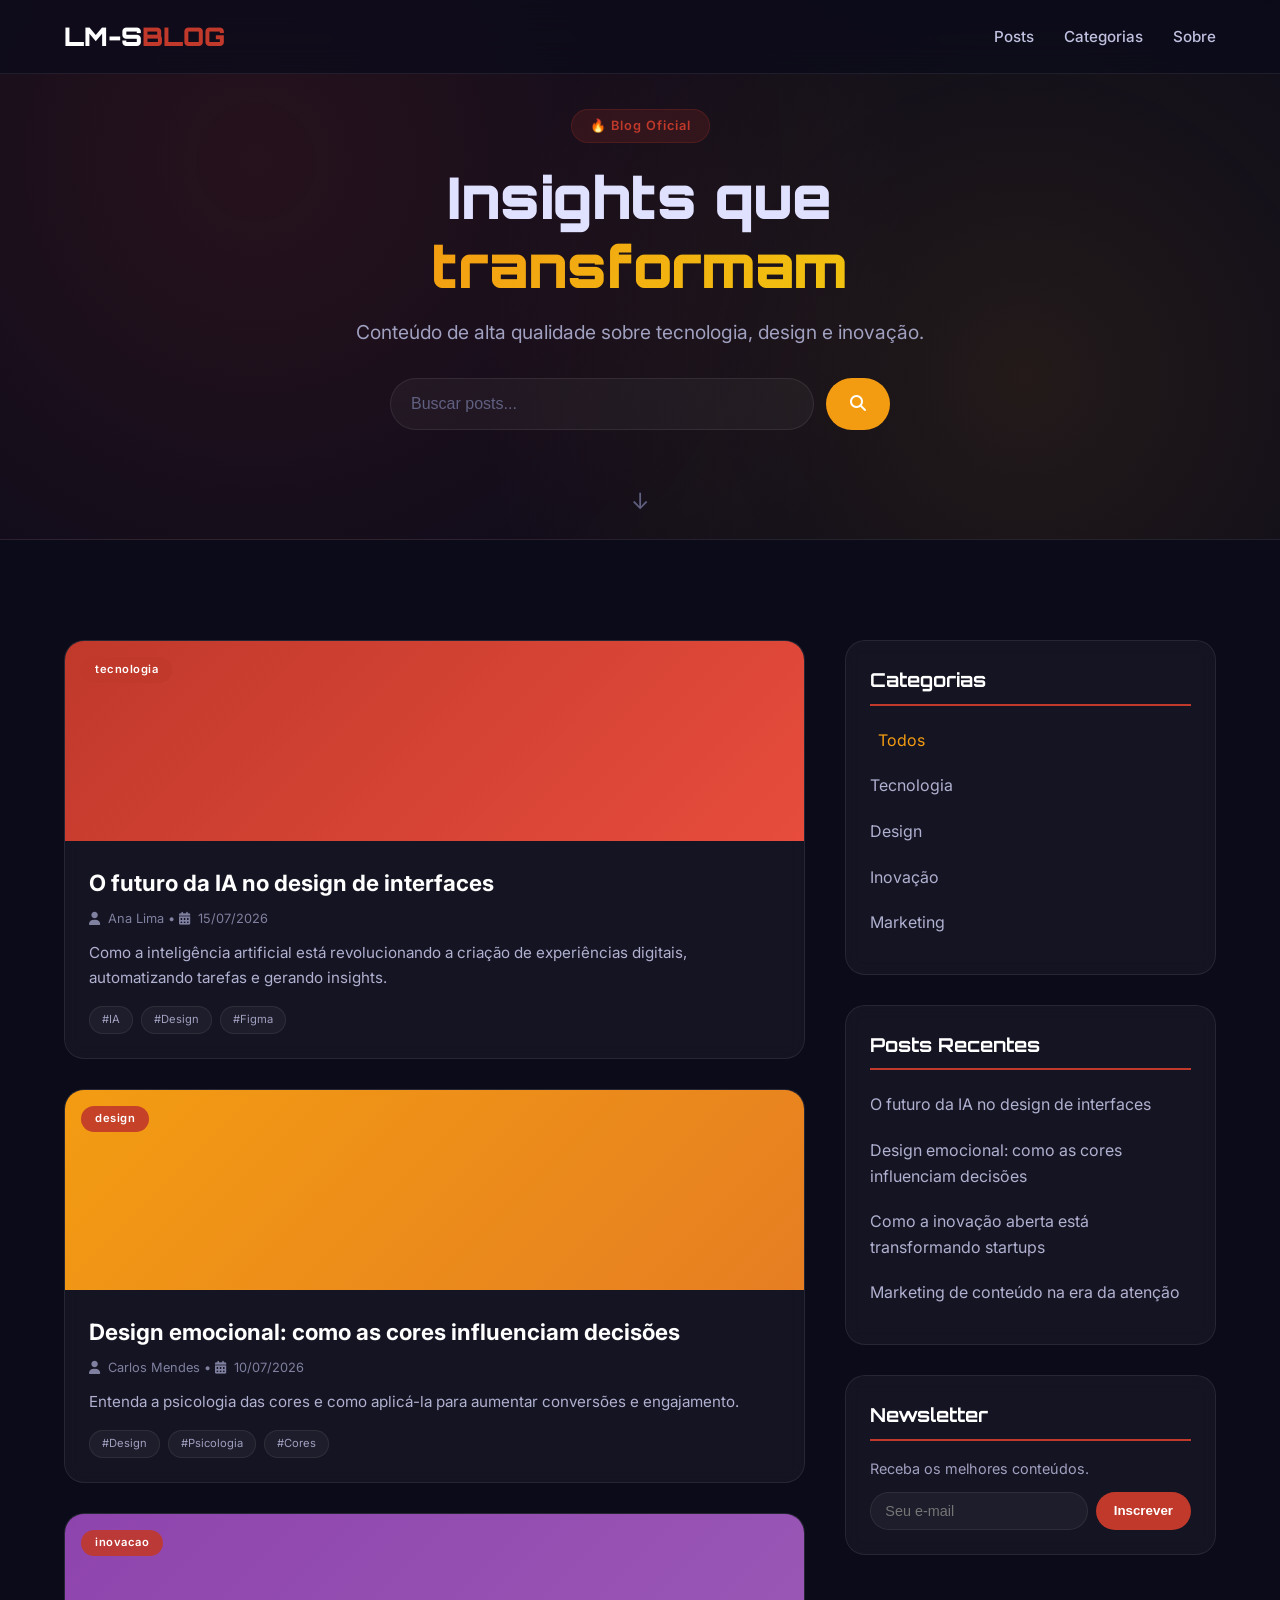
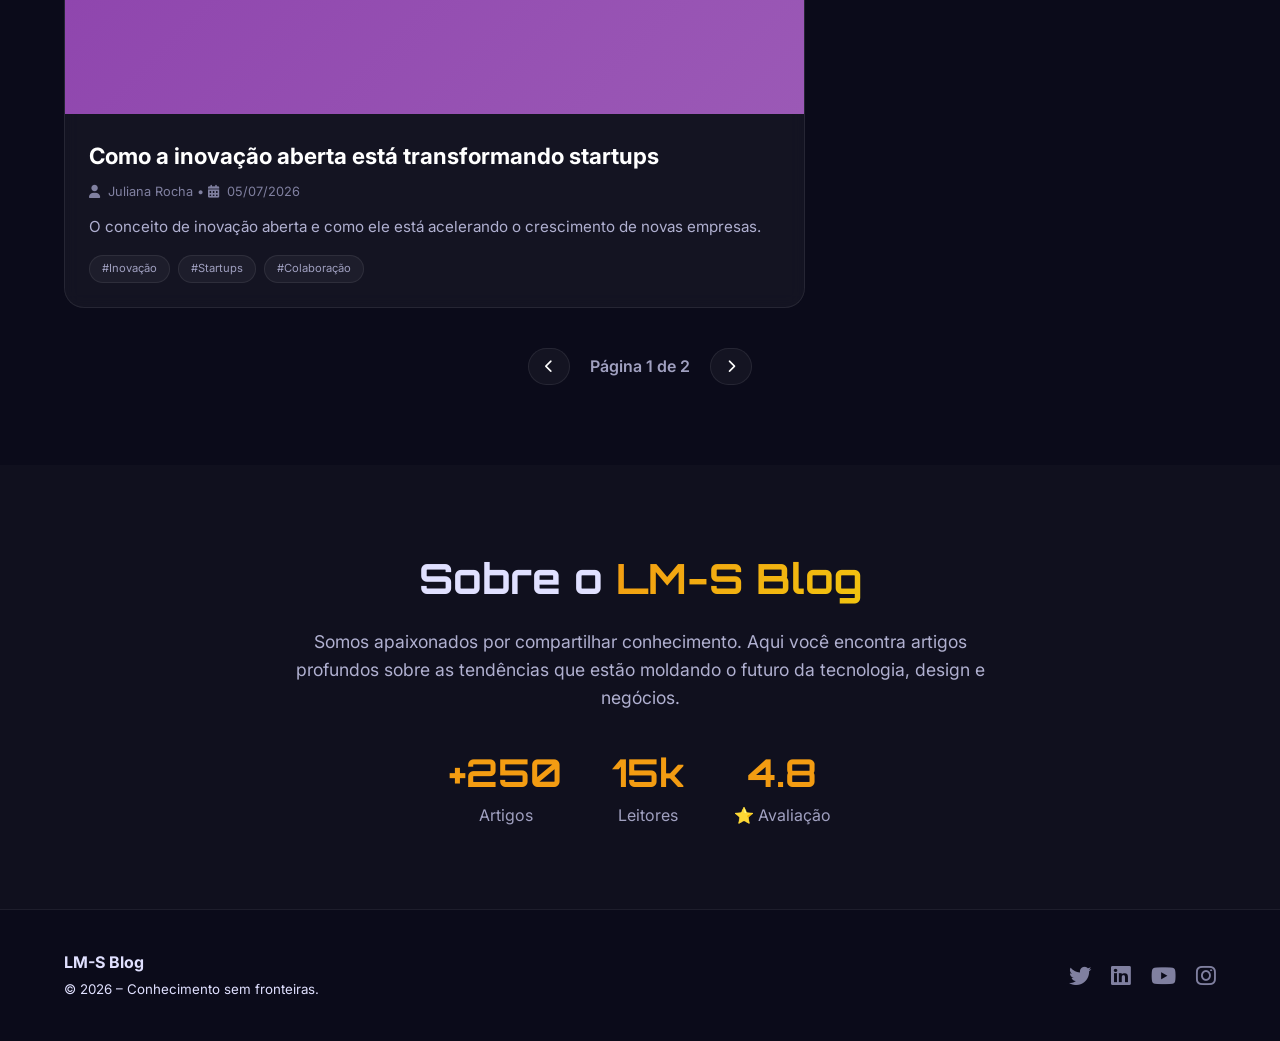
<file: pages/blog/index.html>
<!DOCTYPE html>
<html lang="pt-BR">
<head>
  <meta charset="UTF-8" />
  <meta name="viewport" content="width=device-width, initial-scale=1.0" />
  <title>Blog | NexusCorp</title>
  <link rel="stylesheet" href="style.css" />
  <link href="https://fonts.googleapis.com/css2?family=Orbitron:wght@400;700;900&family=Inter:wght@300;400;600;700;800&display=swap" rel="stylesheet" />
  <link rel="stylesheet" href="https://cdnjs.cloudflare.com/ajax/libs/font-awesome/6.5.0/css/all.min.css" />
</head>
<body>

  <!-- NAVBAR -->
  <nav class="navbar" id="navbar">
    <div class="container">
      <a href="../../index.html" class="logo">LM-S<span>BLOG</span></a>
      <ul class="nav-links">
        <li><a href="#posts">Posts</a></li>
        <li><a href="#categorias">Categorias</a></li>
        <li><a href="#sobre">Sobre</a></li>
      </ul>
      <div class="hamburger"><i class="fas fa-bars"></i></div>
    </div>
  </nav>

  <!-- HERO -->
  <section class="hero">
    <div class="container hero-content">
      <span class="badge">🔥 Blog Oficial</span>
      <h1>Insights que <span>transformam</span></h1>
      <p>Conteúdo de alta qualidade sobre tecnologia, design e inovação.</p>
      <div class="hero-search">
        <input type="text" id="searchInput" placeholder="Buscar posts..." />
        <button id="searchBtn"><i class="fas fa-search"></i></button>
      </div>
    </div>
    <div class="scroll-indicator"><span>↓</span></div>
  </section>

  <!-- POSTS + SIDEBAR -->
  <section id="posts" class="posts-section">
    <div class="container">
      <div class="blog-grid">
        <!-- Main posts -->
        <div class="posts-main" id="postsContainer">
          <!-- Os posts serão inseridos via JS -->
        </div>

        <!-- Sidebar -->
        <aside class="sidebar">
          <div class="sidebar-widget">
            <h3>Categorias</h3>
            <ul id="categoriasList">
              <li><a href="#" data-categoria="todos" class="active">Todos</a></li>
              <li><a href="#" data-categoria="tecnologia">Tecnologia</a></li>
              <li><a href="#" data-categoria="design">Design</a></li>
              <li><a href="#" data-categoria="inovacao">Inovação</a></li>
              <li><a href="#" data-categoria="marketing">Marketing</a></li>
            </ul>
          </div>

          <div class="sidebar-widget">
            <h3>Posts Recentes</h3>
            <ul id="recentesList"></ul>
          </div>

          <div class="sidebar-widget">
            <h3>Newsletter</h3>
            <p>Receba os melhores conteúdos.</p>
            <form id="newsletterForm">
              <input type="email" placeholder="Seu e-mail" required />
              <button type="submit">Inscrever</button>
            </form>
          </div>
        </aside>
      </div>

      <!-- Paginação -->
      <div class="pagination" id="pagination">
        <button id="prevPage"><i class="fas fa-chevron-left"></i></button>
        <span id="pageInfo">Página 1</span>
        <button id="nextPage"><i class="fas fa-chevron-right"></i></button>
      </div>
    </div>
  </section>

  <!-- SOBRE -->
  <section id="sobre" class="sobre">
    <div class="container">
      <h2 class="section-title">Sobre o <span>LM-S Blog</span></h2>
      <div class="sobre-content">
        <p>Somos apaixonados por compartilhar conhecimento. Aqui você encontra artigos profundos sobre as tendências que estão moldando o futuro da tecnologia, design e negócios.</p>
        <div class="sobre-stats">
          <div><span>+250</span> Artigos</div>
          <div><span>15k</span> Leitores</div>
          <div><span>4.8</span> ⭐ Avaliação</div>
        </div>
      </div>
    </div>
  </section>

  <!-- FOOTER -->
  <footer>
    <div class="container">
      <div class="footer-grid">
        <div><strong>LM-S Blog</strong><br/><small>© 2026 – Conhecimento sem fronteiras.</small></div>
        <div>
          <a href="#"><i class="fab fa-twitter"></i></a>
          <a href="#"><i class="fab fa-linkedin"></i></a>
          <a href="#"><i class="fab fa-youtube"></i></a>
          <a href="#"><i class="fab fa-instagram"></i></a>
        </div>
      </div>
    </div>
  </footer>

  <!-- LIGHTBOX DE POST -->
  <div class="lightbox" id="lightbox">
    <div class="lightbox-content">
      <button class="lightbox-close" id="lbClose"><i class="fas fa-times"></i></button>
      <div class="lightbox-body">
        <h2 id="lbTitulo">Título do Post</h2>
        <div class="lb-meta"><span id="lbCategoria">Categoria</span> • <span id="lbData">Data</span></div>
        <p id="lbDesc">Conteúdo completo do post...</p>
        <div class="lb-tags" id="lbTags"></div>
      </div>
    </div>
  </div>

  <script src="script.js"></script>
</body>
</html>
</file>
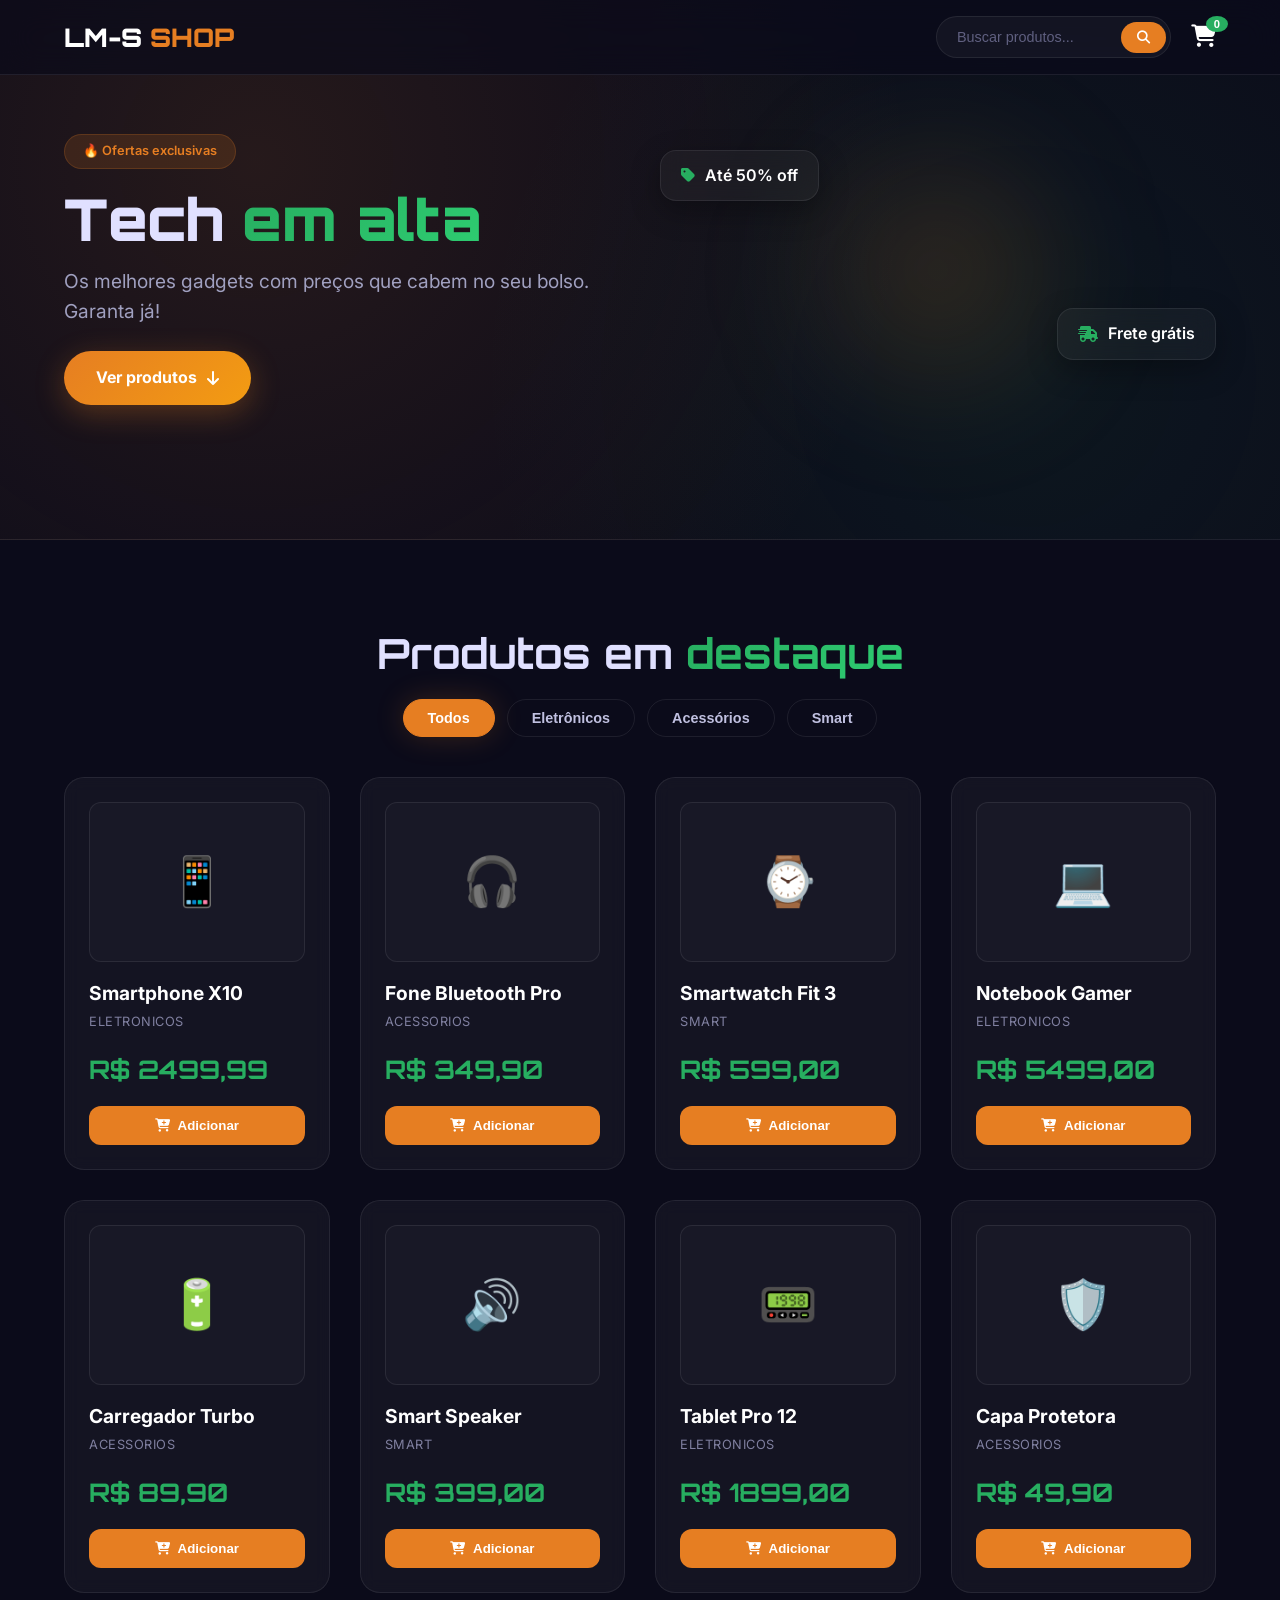
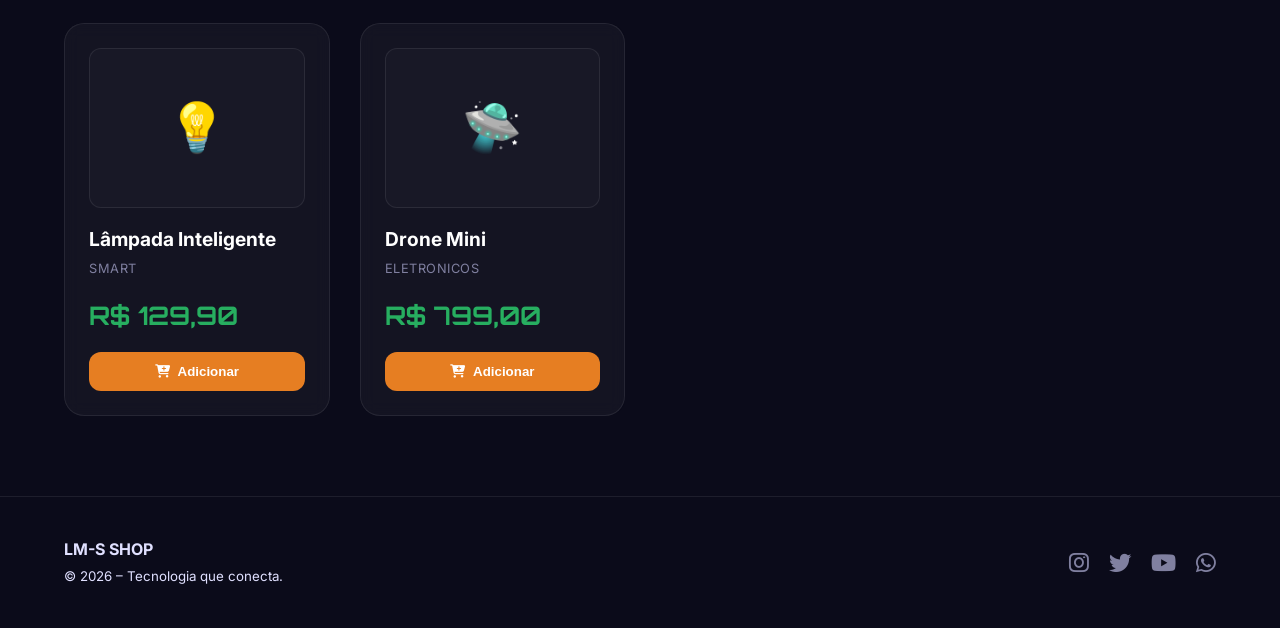
<file: pages/ecommerce/index.html>
<!DOCTYPE html>
<html lang="pt-BR">
<head>
  <meta charset="UTF-8" />
  <meta name="viewport" content="width=device-width, initial-scale=1.0" />
  <title>NexusShop | E‑commerce</title>
  <link rel="stylesheet" href="style.css" />
  <link href="https://fonts.googleapis.com/css2?family=Orbitron:wght@400;700;900&family=Inter:wght@300;400;600;700;800&display=swap" rel="stylesheet" />
  <link rel="stylesheet" href="https://cdnjs.cloudflare.com/ajax/libs/font-awesome/6.5.0/css/all.min.css" />
</head>
<body>

  <!-- NAVBAR -->
  <nav class="navbar" id="navbar">
    <div class="container">
      <a href="../../index.html" class="logo">LM-S<span> SHOP</span></a>
      <div class="nav-actions">
        <div class="search-box">
          <input type="text" id="searchInput" placeholder="Buscar produtos..." />
          <button id="searchBtn"><i class="fas fa-search"></i></button>
        </div>
        <button class="cart-btn" id="cartToggle">
          <i class="fas fa-shopping-cart"></i>
          <span class="cart-count" id="cartCount">0</span>
        </button>
        <div class="hamburger"><i class="fas fa-bars"></i></div>
      </div>
    </div>
  </nav>

  <!-- HERO / BANNER -->
  <section class="hero">
    <div class="container hero-content">
      <div class="hero-text">
        <span class="badge">🔥 Ofertas exclusivas</span>
        <h1>Tech <span>em alta</span></h1>
        <p>Os melhores gadgets com preços que cabem no seu bolso. Garanta já!</p>
        <a href="#produtos" class="btn-primary">Ver produtos <i class="fas fa-arrow-down"></i></a>
      </div>
      <div class="hero-visual">
        <div class="orb"></div>
        <div class="floating-card card1"><i class="fas fa-tag"></i> Até 50% off</div>
        <div class="floating-card card2"><i class="fas fa-shipping-fast"></i> Frete grátis</div>
      </div>
    </div>
  </section>

  <!-- PRODUTOS -->
  <section id="produtos" class="produtos">
    <div class="container">
      <h2 class="section-title">Produtos em <span>destaque</span></h2>
      <div class="filtros">
        <button class="filtro-btn active" data-categoria="todos">Todos</button>
        <button class="filtro-btn" data-categoria="eletronicos">Eletrônicos</button>
        <button class="filtro-btn" data-categoria="acessorios">Acessórios</button>
        <button class="filtro-btn" data-categoria="smart">Smart</button>
      </div>
      <div class="produtos-grid" id="produtosGrid">
        <!-- Os produtos serão inseridos via JS -->
      </div>
    </div>
  </section>

  <!-- CARRINHO LATERAL -->
  <div class="cart-overlay" id="cartOverlay"></div>
  <div class="cart-sidebar" id="cartSidebar">
    <div class="cart-header">
      <h2><i class="fas fa-shopping-cart"></i> Carrinho</h2>
      <button class="cart-close" id="cartClose"><i class="fas fa-times"></i></button>
    </div>
    <div class="cart-items" id="cartItems">
      <p style="color:#8080a0; text-align:center; padding:40px 0;">Seu carrinho está vazio.</p>
    </div>
    <div class="cart-footer">
      <div class="cart-total">
        <span>Total:</span>
        <span id="cartTotal">R$ 0,00</span>
      </div>
      <button class="btn-primary checkout-btn" id="checkoutBtn">Finalizar compra</button>
    </div>
  </div>

  <!-- FOOTER -->
  <footer>
    <div class="container">
      <div class="footer-grid">
        <div><strong>LM-S SHOP</strong><br/><small>© 2026 – Tecnologia que conecta.</small></div>
        <div>
          <a href="#"><i class="fab fa-instagram"></i></a>
          <a href="#"><i class="fab fa-twitter"></i></a>
          <a href="#"><i class="fab fa-youtube"></i></a>
          <a href="#"><i class="fab fa-whatsapp"></i></a>
        </div>
      </div>
    </div>
  </footer>

  <script src="script.js"></script>
</body>
</html>
</file>
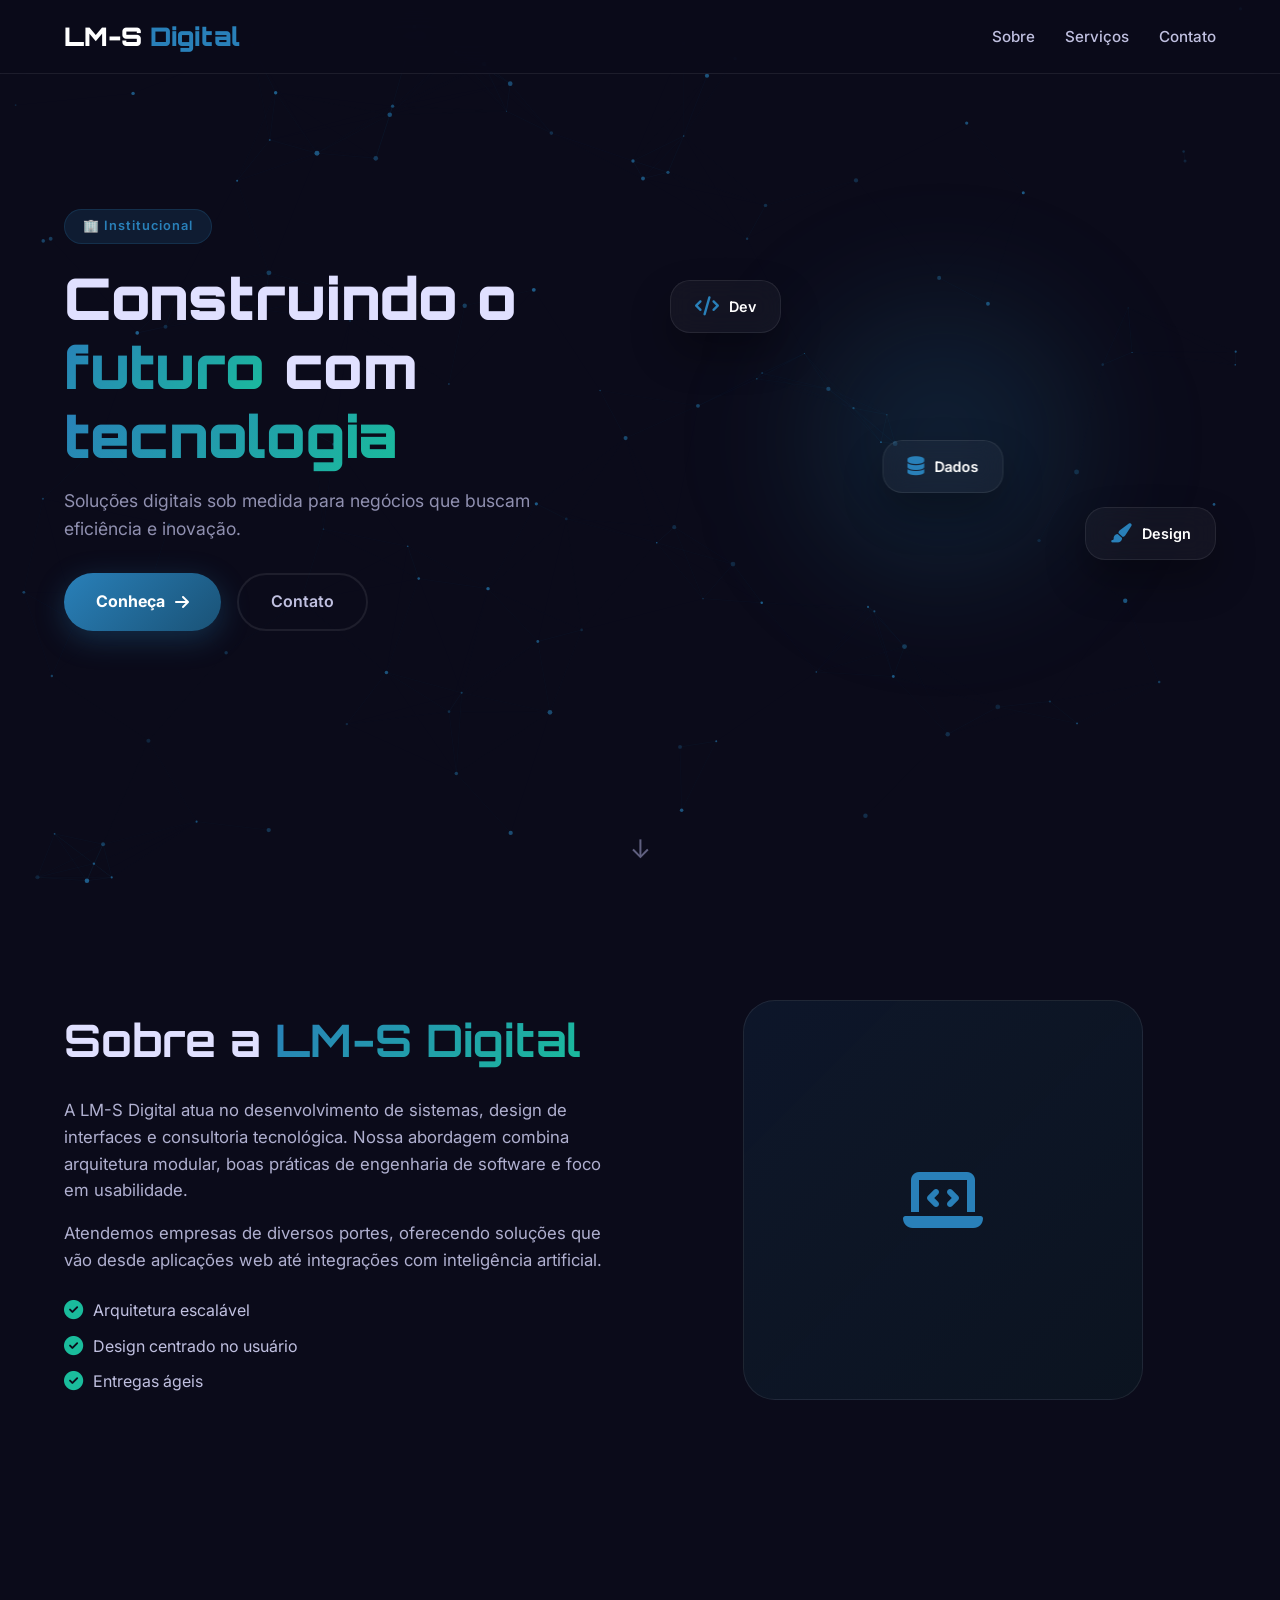
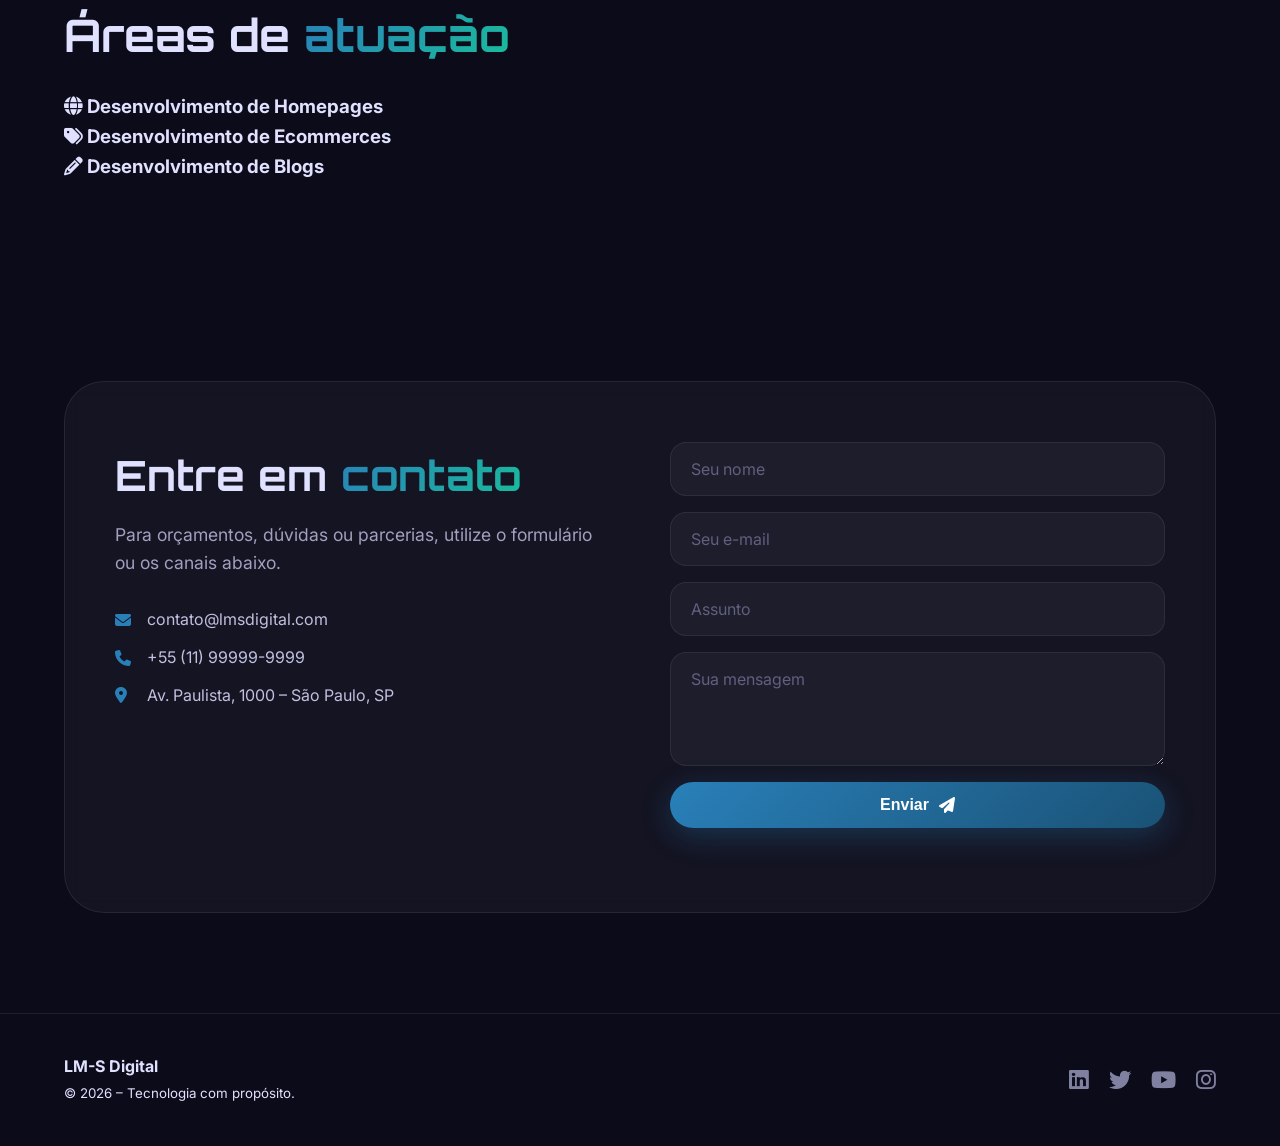
<file: pages/institucional/index.html>
<!DOCTYPE html>
<html lang="pt-BR">
<head>
  <meta charset="UTF-8" />
  <meta name="viewport" content="width=device-width, initial-scale=1.0" />
  <title>Institucional | LM-S Digital</title>
  <link rel="stylesheet" href="style.css" />
  <link href="https://fonts.googleapis.com/css2?family=Orbitron:wght@400;700;900&family=Inter:wght@300;400;600;700;800&display=swap" rel="stylesheet" />
  <link rel="stylesheet" href="https://cdnjs.cloudflare.com/ajax/libs/font-awesome/6.5.0/css/all.min.css" />
</head>
<body>

  <!-- NAVBAR -->
  <nav class="navbar" id="navbar">
    <div class="container">
      <a href="../../index.html" class="logo">LM-S <span>Digital</span></a>
      <ul class="nav-links">
        <li><a href="#sobre">Sobre</a></li>
        <li><a href="#servicos">Serviços</a></li>
        <li><a href="#contato">Contato</a></li>
      </ul>
      <div class="hamburger"><i class="fas fa-bars"></i></div>
    </div>
  </nav>

  <!-- HERO -->
  <section class="hero" id="hero">
    <div id="particles-js"></div>
    <div class="container hero-content">
      <div class="hero-text">
        <span class="badge">🏢 Institucional</span>
        <h1>Construindo o <span>futuro</span> com <span>tecnologia</span></h1>
        <p class="hero-desc">Soluções digitais sob medida para negócios que buscam eficiência e inovação.</p>
        <div class="hero-buttons">
          <a href="#sobre" class="btn-primary">Conheça <i class="fas fa-arrow-right"></i></a>
          <a href="#contato" class="btn-outline">Contato</a>
        </div>
      </div>
      <div class="hero-visual">
        <div class="orb"></div>
        <div class="floating-card card1"><i class="fas fa-code"></i> Dev</div>
        <div class="floating-card card2"><i class="fas fa-paint-brush"></i> Design</div>
        <div class="floating-card card3"><i class="fas fa-database"></i> Dados</div>
      </div>
    </div>
    <div class="scroll-indicator"><span>↓</span></div>
  </section>

  <!-- SOBRE -->
  <section id="sobre" class="sobre">
    <div class="container">
      <div class="sobre-grid">
        <div class="sobre-texto">
          <h2 class="section-title">Sobre a <span>LM-S Digital</span></h2>
          <p>A LM-S Digital atua no desenvolvimento de sistemas, design de interfaces e consultoria tecnológica. Nossa abordagem combina arquitetura modular, boas práticas de engenharia de software e foco em usabilidade.</p>
          <p>Atendemos empresas de diversos portes, oferecendo soluções que vão desde aplicações web até integrações com inteligência artificial.</p>
          <div class="sobre-diferenciais">
            <div><i class="fas fa-check-circle"></i> Arquitetura escalável</div>
            <div><i class="fas fa-check-circle"></i> Design centrado no usuário</div>
            <div><i class="fas fa-check-circle"></i> Entregas ágeis</div>
          </div>
        </div>
        <div class="sobre-imagem">
          <div class="img-placeholder">
            <i class="fas fa-laptop-code"></i>
          </div>
        </div>
      </div>
    </div>
  </section>

  <!-- SERVIÇOS (genérico) -->
  <section id="servicos" class="servicos">
    <div class="container">
      <h2 class="section-title">Áreas de <span>atuação</span></h2>
      <div class="servicos-grid">
        <div class="servico-item">
          <h3><i class="fas fa-globe"></i> Desenvolvimento de Homepages</h3>
        </div>
        <div class="servico-item">
          <h3><i class="fas fa-tags"></i> Desenvolvimento de Ecommerces</h3>
        </div>
        <div class="servico-item">
          <h3><i class="fas fa-pencil-alt"></i> Desenvolvimento de Blogs</h3>
        </div>
      </div>
    </div>
  </section>

  <!-- CONTATO -->
  <section id="contato" class="contato">
    <div class="container">
      <div class="contato-wrapper">
        <div class="contato-text">
          <h2>Entre em <span>contato</span></h2>
          <p>Para orçamentos, dúvidas ou parcerias, utilize o formulário ou os canais abaixo.</p>
          <div class="contato-info">
            <div><i class="fas fa-envelope"></i> contato@lmsdigital.com</div>
            <div><i class="fas fa-phone"></i> +55 (11) 99999-9999</div>
            <div><i class="fas fa-map-marker-alt"></i> Av. Paulista, 1000 – São Paulo, SP</div>
          </div>
        </div>
        <form id="contatoForm" class="contato-form">
          <input type="text" placeholder="Seu nome" id="nomeContato" required />
          <input type="email" placeholder="Seu e-mail" id="emailContato" required />
          <input type="text" placeholder="Assunto" id="assuntoContato" required />
          <textarea placeholder="Sua mensagem" id="mensagemContato" rows="4" required></textarea>
          <button type="submit" class="btn-primary">Enviar <i class="fas fa-paper-plane"></i></button>
          <div class="form-message" id="formMessageContato"></div>
        </form>
      </div>
    </div>
  </section>

  <!-- FOOTER -->
  <footer>
    <div class="container">
      <div class="footer-grid">
        <div><strong>LM-S Digital</strong><br/><small>© 2026 – Tecnologia com propósito.</small></div>
        <div>
          <a href="#"><i class="fab fa-linkedin"></i></a>
          <a href="#"><i class="fab fa-twitter"></i></a>
          <a href="#"><i class="fab fa-youtube"></i></a>
          <a href="#"><i class="fab fa-instagram"></i></a>
        </div>
      </div>
    </div>
  </footer>

  <script src="script.js"></script>
</body>
</html>
</file>
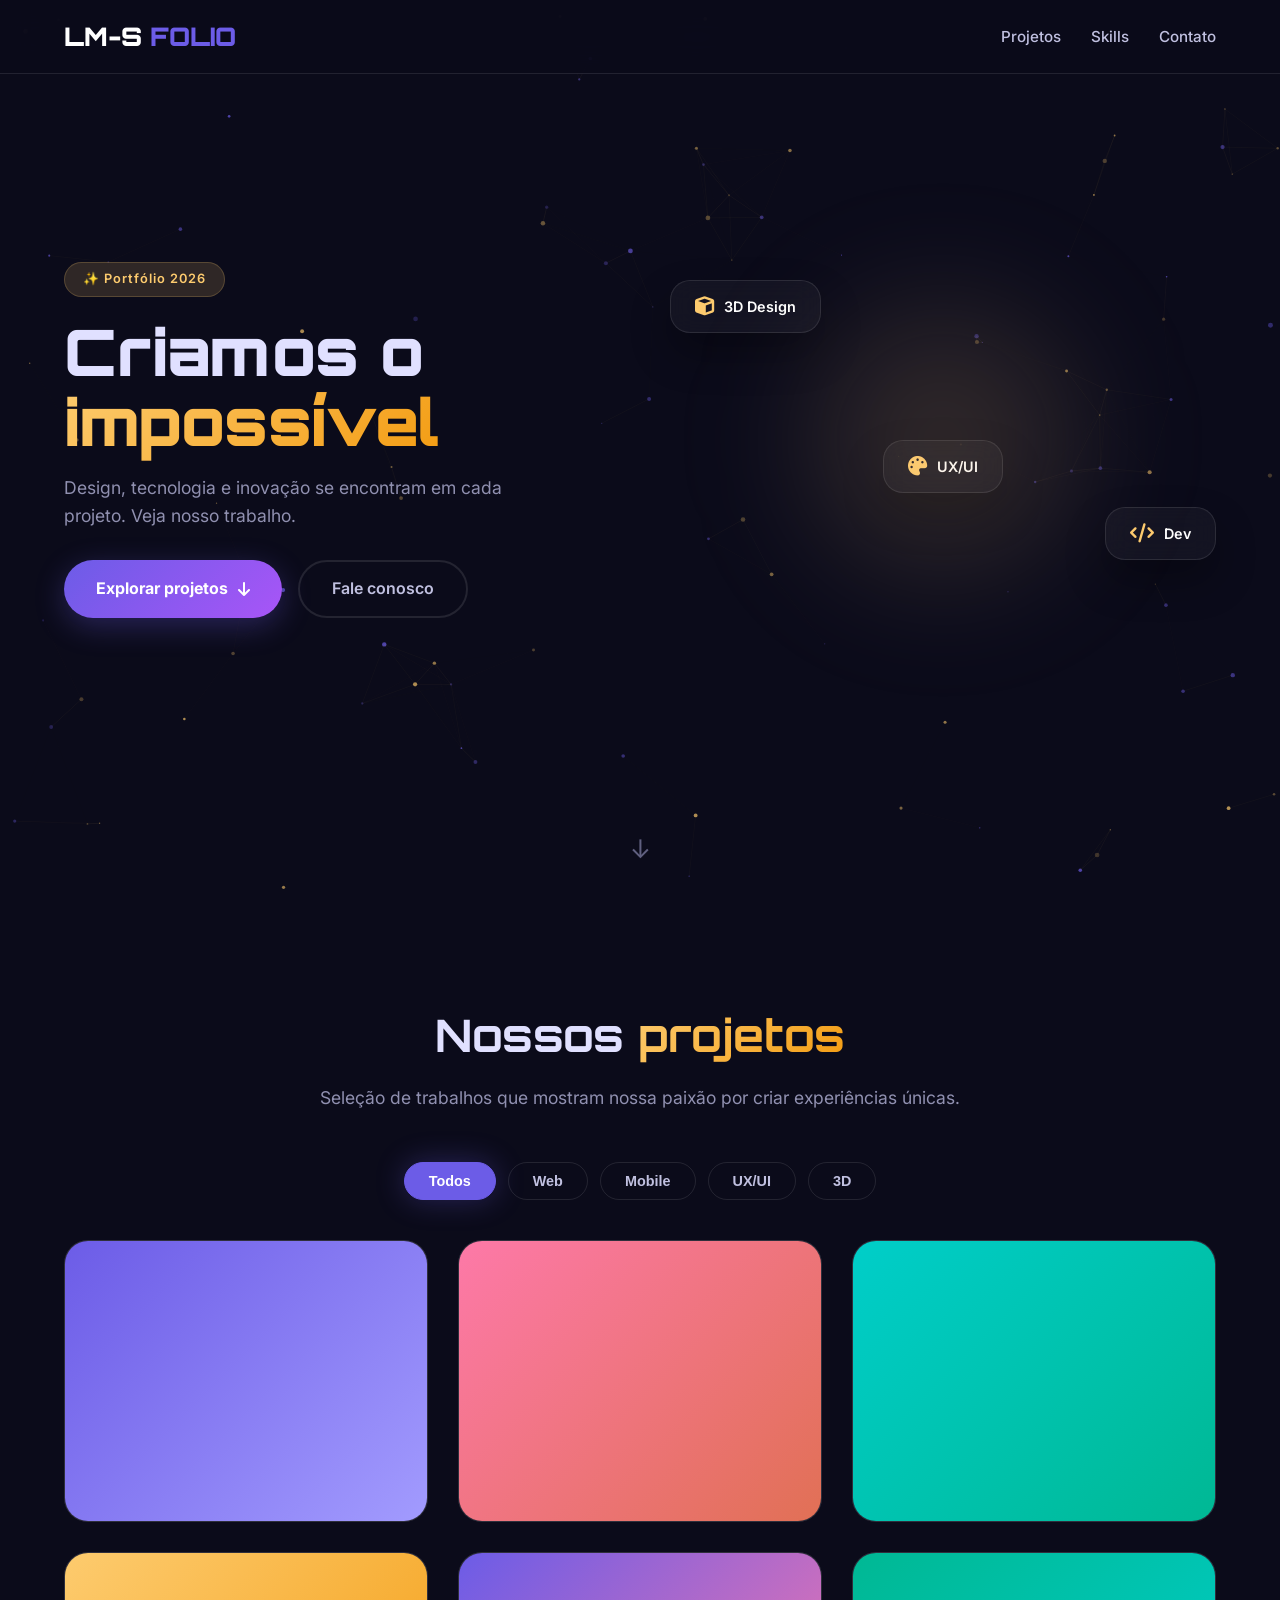
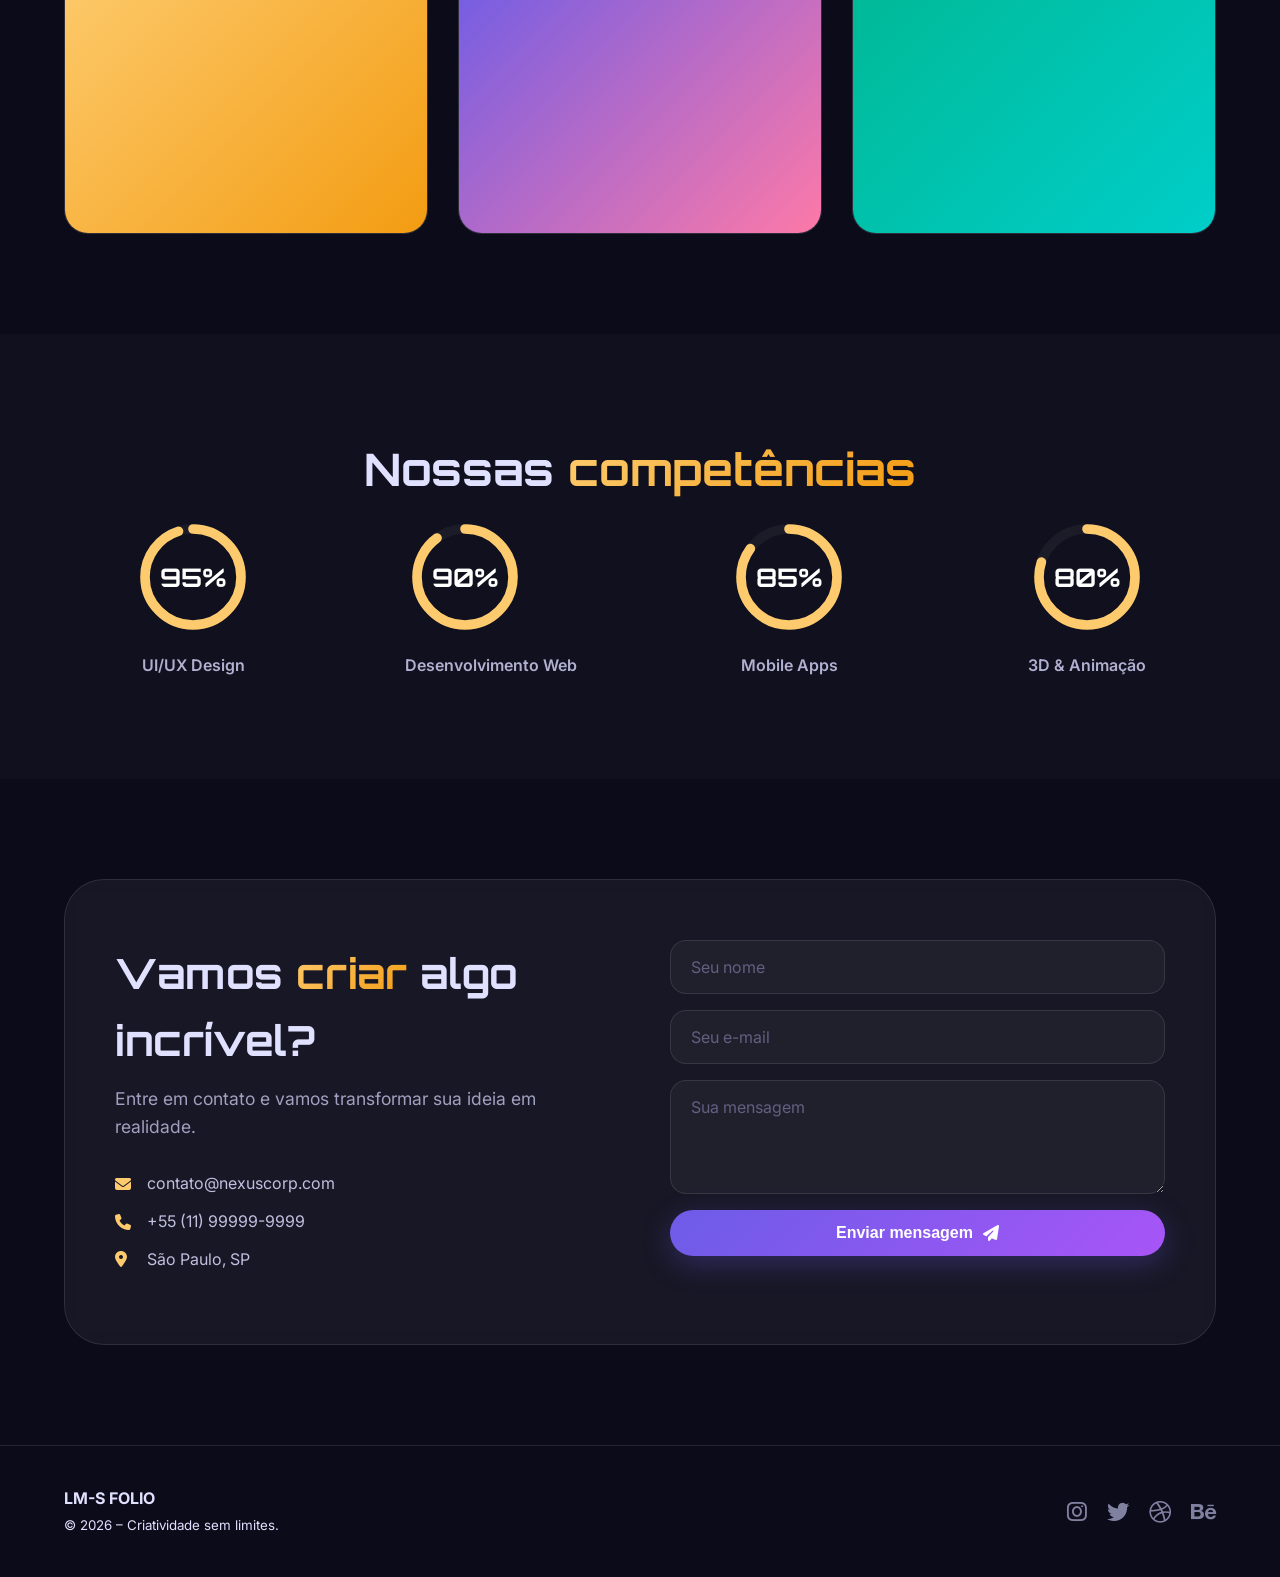
<file: pages/portfolio/index.html>
<!DOCTYPE html>
<html lang="pt-BR">
<head>
  <meta charset="UTF-8" />
  <meta name="viewport" content="width=device-width, initial-scale=1.0" />
  <title>Portfólio | NexusCorp</title>
  <link rel="stylesheet" href="style.css" />
  <link href="https://fonts.googleapis.com/css2?family=Orbitron:wght@400;700;900&family=Inter:wght@300;400;600;700;800&display=swap" rel="stylesheet" />
  <link rel="stylesheet" href="https://cdnjs.cloudflare.com/ajax/libs/font-awesome/6.5.0/css/all.min.css" />
</head>
<body>

  <!-- NAVBAR -->
  <nav class="navbar" id="navbar">
    <div class="container">
      <a href="../../index.html" class="logo">LM-S <span>FOLIO</span></a>
      <ul class="nav-links">
        <li><a href="#projetos">Projetos</a></li>
        <li><a href="#skills">Skills</a></li>
        <li><a href="#contato">Contato</a></li>
      </ul>
      <div class="hamburger"><i class="fas fa-bars"></i></div>
    </div>
  </nav>

  <!-- HERO -->
  <section class="hero" id="hero">
    <div id="particles-js"></div>
    <div class="container hero-content">
      <div class="hero-text">
        <span class="badge">✨ Portfólio 2026</span>
        <h1 class="glitch" data-text="Criamos o impossível">Criamos o <span>impossível</span></h1>
        <p class="hero-desc">Design, tecnologia e inovação se encontram em cada projeto. Veja nosso trabalho.</p>
        <div class="hero-buttons">
          <a href="#projetos" class="btn-primary">Explorar projetos <i class="fas fa-arrow-down"></i></a>
          <a href="#contato" class="btn-outline">Fale conosco</a>
        </div>
      </div>
      <div class="hero-visual">
        <div class="floating-card card1"><i class="fas fa-cube"></i> 3D Design</div>
        <div class="floating-card card2"><i class="fas fa-code"></i> Dev</div>
        <div class="floating-card card3"><i class="fas fa-palette"></i> UX/UI</div>
        <div class="orb"></div>
      </div>
    </div>
    <div class="scroll-indicator"><span>↓</span></div>
  </section>

  <!-- FILTROS + PROJETOS -->
  <section id="projetos" class="projetos">
    <div class="container">
      <h2 class="section-title">Nossos <span>projetos</span></h2>
      <p class="section-sub">Seleção de trabalhos que mostram nossa paixão por criar experiências únicas.</p>

      <!-- Filtros -->
      <div class="filtros">
        <button class="filtro-btn active" data-filter="todos">Todos</button>
        <button class="filtro-btn" data-filter="web">Web</button>
        <button class="filtro-btn" data-filter="mobile">Mobile</button>
        <button class="filtro-btn" data-filter="ux">UX/UI</button>
        <button class="filtro-btn" data-filter="3d">3D</button>
      </div>

      <!-- Grid de Projetos -->
      <div class="projetos-grid" id="projetosGrid">
        <!-- Projeto 1 -->
        <div class="projeto-item" data-categoria="web">
          <div class="projeto-card">
            <div class="projeto-img" style="background: linear-gradient(135deg, #6c5ce7, #a29bfe);">
              <div class="projeto-overlay">
                <span class="projeto-categoria">Web</span>
                <h3>E‑commerce LM-S</h3>
                <p>Plataforma de vendas com IA integrada.</p>
                <button class="btn-detalhes" data-projeto="0">Ver detalhes <i class="fas fa-arrow-right"></i></button>
              </div>
            </div>
          </div>
        </div>

        <!-- Projeto 2 -->
        <div class="projeto-item" data-categoria="mobile">
          <div class="projeto-card">
            <div class="projeto-img" style="background: linear-gradient(135deg, #fd79a8, #e17055);">
              <div class="projeto-overlay">
                <span class="projeto-categoria">Mobile</span>
                <h3>App FitLife</h3>
                <p>Treinos personalizados com gamificação.</p>
                <button class="btn-detalhes" data-projeto="1">Ver detalhes <i class="fas fa-arrow-right"></i></button>
              </div>
            </div>
          </div>
        </div>

        <!-- Projeto 3 -->
        <div class="projeto-item" data-categoria="ux">
          <div class="projeto-card">
            <div class="projeto-img" style="background: linear-gradient(135deg, #00cec9, #00b894);">
              <div class="projeto-overlay">
                <span class="projeto-categoria">UX/UI</span>
                <h3>Dashboard Analytics</h3>
                <p>Interface intuitiva para dados complexos.</p>
                <button class="btn-detalhes" data-projeto="2">Ver detalhes <i class="fas fa-arrow-right"></i></button>
              </div>
            </div>
          </div>
        </div>

        <!-- Projeto 4 -->
        <div class="projeto-item" data-categoria="3d">
          <div class="projeto-card">
            <div class="projeto-img" style="background: linear-gradient(135deg, #fdcb6e, #f39c12);">
              <div class="projeto-overlay">
                <span class="projeto-categoria">3D</span>
                <h3>Arquitetura Virtual</h3>
                <p>Tour 3D interativo de imóveis.</p>
                <button class="btn-detalhes" data-projeto="3">Ver detalhes <i class="fas fa-arrow-right"></i></button>
              </div>
            </div>
          </div>
        </div>

        <!-- Projeto 5 -->
        <div class="projeto-item" data-categoria="web">
          <div class="projeto-card">
            <div class="projeto-img" style="background: linear-gradient(135deg, #6c5ce7, #fd79a8);">
              <div class="projeto-overlay">
                <span class="projeto-categoria">Web</span>
                <h3>Blog TechMind</h3>
                <p>Plataforma de conteúdo com foco em IA.</p>
                <button class="btn-detalhes" data-projeto="4">Ver detalhes <i class="fas fa-arrow-right"></i></button>
              </div>
            </div>
          </div>
        </div>

        <!-- Projeto 6 -->
        <div class="projeto-item" data-categoria="mobile">
          <div class="projeto-card">
            <div class="projeto-img" style="background: linear-gradient(135deg, #00b894, #00cec9);">
              <div class="projeto-overlay">
                <span class="projeto-categoria">Mobile</span>
                <h3>EcoTrack</h3>
                <p>Monitoramento sustentável com IoT.</p>
                <button class="btn-detalhes" data-projeto="5">Ver detalhes <i class="fas fa-arrow-right"></i></button>
              </div>
            </div>
          </div>
        </div>
      </div>
    </div>
  </section>

  <!-- SKILLS -->
  <section id="skills" class="skills">
    <div class="container">
      <h2 class="section-title">Nossas <span>competências</span></h2>
      <div class="skills-grid">
        <div class="skill-item">
          <div class="skill-circle" data-percent="95">
            <svg viewBox="0 0 100 100">
              <circle cx="50" cy="50" r="40" />
              <circle cx="50" cy="50" r="40" class="progress" />
            </svg>
            <span class="skill-value">95%</span>
          </div>
          <h4>UI/UX Design</h4>
        </div>
        <div class="skill-item">
          <div class="skill-circle" data-percent="90">
            <svg viewBox="0 0 100 100">
              <circle cx="50" cy="50" r="40" />
              <circle cx="50" cy="50" r="40" class="progress" />
            </svg>
            <span class="skill-value">90%</span>
          </div>
          <h4>Desenvolvimento Web</h4>
        </div>
        <div class="skill-item">
          <div class="skill-circle" data-percent="85">
            <svg viewBox="0 0 100 100">
              <circle cx="50" cy="50" r="40" />
              <circle cx="50" cy="50" r="40" class="progress" />
            </svg>
            <span class="skill-value">85%</span>
          </div>
          <h4>Mobile Apps</h4>
        </div>
        <div class="skill-item">
          <div class="skill-circle" data-percent="80">
            <svg viewBox="0 0 100 100">
              <circle cx="50" cy="50" r="40" />
              <circle cx="50" cy="50" r="40" class="progress" />
            </svg>
            <span class="skill-value">80%</span>
          </div>
          <h4>3D & Animação</h4>
        </div>
      </div>
    </div>
  </section>

  <!-- CONTATO -->
  <section id="contato" class="contato">
    <div class="container">
      <div class="contato-wrapper">
        <div class="contato-text">
          <h2>Vamos <span>criar</span> algo incrível?</h2>
          <p>Entre em contato e vamos transformar sua ideia em realidade.</p>
          <div class="contato-info">
            <div><i class="fas fa-envelope"></i> contato@nexuscorp.com</div>
            <div><i class="fas fa-phone"></i> +55 (11) 99999-9999</div>
            <div><i class="fas fa-map-marker-alt"></i> São Paulo, SP</div>
          </div>
        </div>
        <form id="contatoForm" class="contato-form">
          <input type="text" placeholder="Seu nome" id="nomeContato" required />
          <input type="email" placeholder="Seu e-mail" id="emailContato" required />
          <textarea placeholder="Sua mensagem" id="mensagem" rows="4" required></textarea>
          <button type="submit" class="btn-primary">Enviar mensagem <i class="fas fa-paper-plane"></i></button>
          <div class="form-message" id="formMessageContato"></div>
        </form>
      </div>
    </div>
  </section>

  <!-- FOOTER -->
  <footer>
    <div class="container">
      <div class="footer-grid">
        <div><strong>LM-S FOLIO</strong><br/><small>© 2026 – Criatividade sem limites.</small></div>
        <div>
          <a href="#"><i class="fab fa-instagram"></i></a>
          <a href="#"><i class="fab fa-twitter"></i></a>
          <a href="#"><i class="fab fa-dribbble"></i></a>
          <a href="#"><i class="fab fa-behance"></i></a>
        </div>
      </div>
    </div>
  </footer>

  <!-- LIGHTBOX -->
  <div class="lightbox" id="lightbox">
    <div class="lightbox-content">
      <button class="lightbox-close" id="lightboxClose"><i class="fas fa-times"></i></button>
      <div class="lightbox-body" id="lightboxBody">
        <h2 id="lbTitulo">Título do Projeto</h2>
        <p id="lbDesc">Descrição detalhada do projeto.</p>
        <div class="lb-tech" id="lbTech">
          <span>React</span>
          <span>Node.js</span>
          <span>MongoDB</span>
        </div>
        <a href="#" class="btn-primary" id="lbLink">Ver projeto <i class="fas fa-external-link-alt"></i></a>
      </div>
    </div>
  </div>

  <script src="script.js"></script>
</body>
</html>
</file>
<file: pages/blog/style.css>
/* ========== RESET ========== */
* {
  margin: 0;
  padding: 0;
  box-sizing: border-box;
}

:root {
  --primary: #c0392b;
  --secondary: #f39c12;
  --dark: #0b0b1a;
  --glass: rgba(255, 255, 255, 0.04);
  --border-glass: rgba(255, 255, 255, 0.08);
  --text: #e0e0ff;
}

html {
  scroll-behavior: smooth;
}

body {
  font-family: 'Inter', sans-serif;
  background: var(--dark);
  color: var(--text);
  line-height: 1.6;
  overflow-x: hidden;
}

.container {
  max-width: 1200px;
  margin: 0 auto;
  padding: 0 24px;
}

section {
  padding: 80px 0;
}

/* ========== NAVBAR ========== */
.navbar {
  position: fixed;
  top: 0;
  left: 0;
  width: 100%;
  background: rgba(11, 11, 26, 0.7);
  backdrop-filter: blur(16px);
  border-bottom: 1px solid var(--border-glass);
  z-index: 999;
  padding: 16px 0;
  transition: 0.3s;
}

.navbar.scrolled {
  background: rgba(11, 11, 26, 0.95);
  box-shadow: 0 10px 40px rgba(0,0,0,0.5);
}

.navbar .container {
  display: flex;
  justify-content: space-between;
  align-items: center;
}

.logo {
  font-family: 'Orbitron', sans-serif;
  font-size: 1.6rem;
  font-weight: 900;
  color: #fff;
  text-decoration: none;
}

.logo span {
  color: var(--primary);
}

.nav-links {
  list-style: none;
  display: flex;
  align-items: center;
  gap: 30px;
}

.nav-links a {
  color: #c0c0e0;
  text-decoration: none;
  font-weight: 500;
  font-size: 0.95rem;
  transition: 0.3s;
  position: relative;
}

.nav-links a::after {
  content: '';
  position: absolute;
  bottom: -4px;
  left: 0;
  width: 0;
  height: 2px;
  background: var(--secondary);
  transition: 0.3s;
}

.nav-links a:hover {
  color: #fff;
}

.nav-links a:hover::after {
  width: 100%;
}

.hamburger {
  display: none;
  font-size: 1.8rem;
  color: #fff;
  cursor: pointer;
}

/* ========== HERO ========== */
.hero {
  min-height: 60vh;
  display: flex;
  align-items: center;
  justify-content: center;
  text-align: center;
  padding-top: 80px;
  background: radial-gradient(circle at 20% 30%, rgba(192, 57, 43, 0.15), transparent 60%),
              radial-gradient(circle at 80% 70%, rgba(243, 156, 18, 0.1), transparent 50%);
  border-bottom: 1px solid var(--border-glass);
  position: relative;
}

.hero-content {
  max-width: 700px;
}

.hero .badge {
  display: inline-block;
  background: rgba(192, 57, 43, 0.15);
  padding: 6px 18px;
  border-radius: 50px;
  font-size: 0.8rem;
  font-weight: 600;
  color: var(--primary);
  border: 1px solid rgba(192, 57, 43, 0.2);
  margin-bottom: 20px;
  letter-spacing: 1px;
}

.hero h1 {
  font-family: 'Orbitron', sans-serif;
  font-size: 3.6rem;
  font-weight: 900;
  line-height: 1.2;
  margin-bottom: 16px;
}

.hero h1 span {
  background: linear-gradient(135deg, var(--secondary), #f1c40f);
  -webkit-background-clip: text;
  -webkit-text-fill-color: transparent;
}

.hero p {
  font-size: 1.2rem;
  color: #a0a0c0;
  margin-bottom: 30px;
}

.hero-search {
  display: flex;
  gap: 12px;
  max-width: 500px;
  margin: 0 auto;
}

.hero-search input {
  flex: 1;
  padding: 16px 20px;
  border-radius: 50px;
  border: 1px solid var(--border-glass);
  background: rgba(255,255,255,0.04);
  color: #fff;
  font-size: 1rem;
  transition: 0.3s;
}

.hero-search input:focus {
  outline: none;
  border-color: var(--secondary);
  box-shadow: 0 0 20px rgba(243, 156, 18, 0.1);
}

.hero-search input::placeholder {
  color: #606080;
}

.hero-search button {
  padding: 16px 24px;
  border-radius: 50px;
  border: none;
  background: var(--secondary);
  color: #fff;
  font-size: 1rem;
  cursor: pointer;
  transition: 0.3s;
}

.hero-search button:hover {
  background: #e67e22;
  transform: scale(1.05);
}

.scroll-indicator {
  position: absolute;
  bottom: 20px;
  left: 50%;
  transform: translateX(-50%);
  color: #606080;
  font-size: 1.4rem;
  animation: bounceDown 2s infinite;
}

@keyframes bounceDown {
  0%, 100% { transform: translateX(-50%) translateY(0); }
  50% { transform: translateX(-50%) translateY(10px); }
}

/* ========== BLOG GRID ========== */
.blog-grid {
  display: grid;
  grid-template-columns: 2fr 1fr;
  gap: 40px;
  margin-top: 20px;
}

.posts-main {
  display: grid;
  grid-template-columns: 1fr;
  gap: 30px;
}

.post-card {
  background: var(--glass);
  backdrop-filter: blur(8px);
  border: 1px solid var(--border-glass);
  border-radius: 20px;
  overflow: hidden;
  transition: 0.4s cubic-bezier(0.175, 0.885, 0.32, 1.275);
  cursor: pointer;
  display: flex;
  flex-direction: column;
}

.post-card:hover {
  transform: translateY(-8px);
  border-color: var(--secondary);
  box-shadow: 0 20px 40px rgba(243, 156, 18, 0.05);
}

.post-card .post-img {
  height: 200px;
  background-size: cover;
  background-position: center;
  position: relative;
}

.post-card .post-img .post-categoria {
  position: absolute;
  top: 16px;
  left: 16px;
  background: rgba(192, 57, 43, 0.9);
  padding: 4px 14px;
  border-radius: 50px;
  font-size: 0.7rem;
  font-weight: 600;
  color: #fff;
  letter-spacing: 0.5px;
}

.post-card .post-body {
  padding: 24px;
  flex: 1;
  display: flex;
  flex-direction: column;
}

.post-card .post-body h3 {
  font-size: 1.4rem;
  color: #fff;
  margin-bottom: 8px;
}

.post-card .post-body .post-meta {
  font-size: 0.8rem;
  color: #8080a0;
  margin-bottom: 12px;
}

.post-card .post-body .post-meta i {
  margin-right: 4px;
}

.post-card .post-body p {
  color: #b0b0d0;
  font-size: 0.95rem;
  flex: 1;
  margin-bottom: 16px;
}

.post-card .post-body .post-tags {
  display: flex;
  flex-wrap: wrap;
  gap: 8px;
}

.post-card .post-body .post-tags span {
  background: rgba(255,255,255,0.04);
  padding: 4px 12px;
  border-radius: 50px;
  font-size: 0.7rem;
  color: #a0a0c0;
  border: 1px solid var(--border-glass);
}

/* ========== SIDEBAR ========== */
.sidebar-widget {
  background: var(--glass);
  backdrop-filter: blur(8px);
  border: 1px solid var(--border-glass);
  border-radius: 20px;
  padding: 24px;
  margin-bottom: 30px;
}

.sidebar-widget h3 {
  font-family: 'Orbitron', sans-serif;
  font-size: 1.2rem;
  margin-bottom: 16px;
  color: #fff;
  border-bottom: 2px solid var(--primary);
  padding-bottom: 8px;
}

.sidebar-widget ul {
  list-style: none;
}

.sidebar-widget ul li {
  margin-bottom: 8px;
}

.sidebar-widget ul li a {
  color: #b0b0d0;
  text-decoration: none;
  transition: 0.3s;
  display: block;
  padding: 6px 0;
}

.sidebar-widget ul li a:hover,
.sidebar-widget ul li a.active {
  color: var(--secondary);
  padding-left: 8px;
}

.sidebar-widget p {
  color: #a0a0c0;
  font-size: 0.9rem;
  margin-bottom: 12px;
}

.sidebar-widget form {
  display: flex;
  gap: 8px;
}

.sidebar-widget form input {
  flex: 1;
  padding: 10px 14px;
  border-radius: 50px;
  border: 1px solid var(--border-glass);
  background: rgba(255,255,255,0.04);
  color: #fff;
  font-size: 0.9rem;
}

.sidebar-widget form input:focus {
  outline: none;
  border-color: var(--secondary);
}

.sidebar-widget form button {
  padding: 10px 18px;
  border: none;
  border-radius: 50px;
  background: var(--primary);
  color: #fff;
  font-weight: 600;
  cursor: pointer;
  transition: 0.3s;
}

.sidebar-widget form button:hover {
  background: #a93226;
}

/* ========== PAGINAÇÃO ========== */
.pagination {
  display: flex;
  justify-content: center;
  align-items: center;
  gap: 20px;
  margin-top: 40px;
}

.pagination button {
  background: var(--glass);
  border: 1px solid var(--border-glass);
  color: #fff;
  padding: 10px 16px;
  border-radius: 50px;
  cursor: pointer;
  transition: 0.3s;
}

.pagination button:hover {
  background: var(--secondary);
  border-color: var(--secondary);
}

.pagination span {
  color: #a0a0c0;
  font-weight: 600;
}

/* ========== SOBRE ========== */
.sobre {
  background: rgba(255,255,255,0.02);
  text-align: center;
}

.section-title {
  font-family: 'Orbitron', sans-serif;
  font-size: 2.6rem;
  margin-bottom: 16px;
}

.section-title span {
  background: linear-gradient(135deg, var(--secondary), #f1c40f);
  -webkit-background-clip: text;
  -webkit-text-fill-color: transparent;
}

.sobre-content {
  max-width: 700px;
  margin: 0 auto;
}

.sobre-content p {
  font-size: 1.1rem;
  color: #b0b0d0;
  margin-bottom: 30px;
}

.sobre-stats {
  display: flex;
  justify-content: center;
  gap: 50px;
  flex-wrap: wrap;
}

.sobre-stats div {
  font-size: 1rem;
  color: #a0a0c0;
}

.sobre-stats div span {
  display: block;
  font-family: 'Orbitron', sans-serif;
  font-size: 2.4rem;
  font-weight: 700;
  color: var(--secondary);
}

/* ========== LIGHTBOX ========== */
.lightbox {
  position: fixed;
  inset: 0;
  background: rgba(0,0,0,0.85);
  backdrop-filter: blur(12px);
  display: flex;
  align-items: center;
  justify-content: center;
  z-index: 1000;
  opacity: 0;
  visibility: hidden;
  transition: 0.4s;
}

.lightbox.open {
  opacity: 1;
  visibility: visible;
}

.lightbox-content {
  background: rgba(255,255,255,0.04);
  border: 1px solid var(--border-glass);
  border-radius: 32px;
  padding: 40px;
  max-width: 600px;
  width: 90%;
  position: relative;
  transform: scale(0.9);
  transition: 0.4s cubic-bezier(0.175, 0.885, 0.32, 1.275);
}

.lightbox.open .lightbox-content {
  transform: scale(1);
}

.lightbox-close {
  position: absolute;
  top: 16px;
  right: 20px;
  background: none;
  border: none;
  color: #fff;
  font-size: 1.8rem;
  cursor: pointer;
  transition: 0.3s;
}

.lightbox-close:hover {
  color: var(--secondary);
  transform: rotate(90deg);
}

.lightbox-body h2 {
  font-family: 'Orbitron', sans-serif;
  font-size: 2rem;
  color: #fff;
  margin-bottom: 8px;
}

.lb-meta {
  color: #8080a0;
  font-size: 0.9rem;
  margin-bottom: 16px;
}

.lb-meta span {
  color: var(--secondary);
}

.lightbox-body p {
  color: #b0b0d0;
  font-size: 1.1rem;
  line-height: 1.7;
  margin-bottom: 20px;
}

.lb-tags {
  display: flex;
  flex-wrap: wrap;
  gap: 8px;
}

.lb-tags span {
  background: rgba(255,255,255,0.04);
  padding: 4px 14px;
  border-radius: 50px;
  font-size: 0.8rem;
  color: #a0a0c0;
  border: 1px solid var(--border-glass);
}

/* ========== FOOTER ========== */
footer {
  padding: 40px 0;
  border-top: 1px solid var(--border-glass);
}

.footer-grid {
  display: flex;
  justify-content: space-between;
  align-items: center;
  flex-wrap: wrap;
  gap: 20px;
}

.footer-grid a {
  color: #8080a0;
  font-size: 1.4rem;
  margin-left: 16px;
  transition: 0.3s;
}

.footer-grid a:hover {
  color: var(--secondary);
}

/* ========== RESPONSIVO ========== */
@media (max-width: 992px) {
  .blog-grid {
    grid-template-columns: 1fr;
  }
  .hero h1 {
    font-size: 2.6rem;
  }
}

@media (max-width: 768px) {
  .nav-links {
    display: none;
    flex-direction: column;
    background: rgba(11,11,26,0.98);
    backdrop-filter: blur(16px);
    position: absolute;
    top: 70px;
    left: 0;
    width: 100%;
    padding: 30px 20px;
    gap: 20px;
    border-bottom: 1px solid var(--border-glass);
  }
  .nav-links.open {
    display: flex;
  }
  .hamburger {
    display: block;
  }
  .hero h1 {
    font-size: 2rem;
  }
  .hero-search {
    flex-direction: column;
  }
  .post-card .post-img {
    height: 160px;
  }
  .sobre-stats {
    gap: 20px;
  }
  .lightbox-content {
    padding: 24px 20px;
  }
}
</file>
<file: pages/ecommerce/style.css>
/* ========== RESET ========== */
* {
  margin: 0;
  padding: 0;
  box-sizing: border-box;
}

:root {
  --primary: #e67e22;
  --secondary: #27ae60;
  --dark: #0b0b1a;
  --glass: rgba(255, 255, 255, 0.04);
  --border-glass: rgba(255, 255, 255, 0.08);
  --text: #e0e0ff;
}

html {
  scroll-behavior: smooth;
}

body {
  font-family: 'Inter', sans-serif;
  background: var(--dark);
  color: var(--text);
  line-height: 1.6;
  overflow-x: hidden;
}

.container {
  max-width: 1200px;
  margin: 0 auto;
  padding: 0 24px;
}

section {
  padding: 80px 0;
}

/* ========== NAVBAR ========== */
.navbar {
  position: fixed;
  top: 0;
  left: 0;
  width: 100%;
  background: rgba(11, 11, 26, 0.7);
  backdrop-filter: blur(16px);
  border-bottom: 1px solid var(--border-glass);
  z-index: 999;
  padding: 16px 0;
  transition: 0.3s;
}

.navbar.scrolled {
  background: rgba(11, 11, 26, 0.95);
  box-shadow: 0 10px 40px rgba(0,0,0,0.5);
}

.navbar .container {
  display: flex;
  justify-content: space-between;
  align-items: center;
}

.logo {
  font-family: 'Orbitron', sans-serif;
  font-size: 1.6rem;
  font-weight: 900;
  color: #fff;
  text-decoration: none;
}

.logo span {
  color: var(--primary);
}

.nav-actions {
  display: flex;
  align-items: center;
  gap: 20px;
}

.search-box {
  display: flex;
  align-items: center;
  background: rgba(255,255,255,0.04);
  border: 1px solid var(--border-glass);
  border-radius: 50px;
  padding: 4px;
  transition: 0.3s;
}

.search-box:focus-within {
  border-color: var(--primary);
  box-shadow: 0 0 20px rgba(230, 126, 34, 0.1);
}

.search-box input {
  background: transparent;
  border: none;
  padding: 8px 16px;
  color: #fff;
  font-size: 0.9rem;
  width: 180px;
  outline: none;
}

.search-box input::placeholder {
  color: #606080;
}

.search-box button {
  background: var(--primary);
  border: none;
  color: #fff;
  padding: 8px 16px;
  border-radius: 50px;
  cursor: pointer;
  transition: 0.3s;
}

.search-box button:hover {
  background: #d35400;
}

.cart-btn {
  background: none;
  border: none;
  color: #fff;
  font-size: 1.4rem;
  cursor: pointer;
  position: relative;
  transition: 0.3s;
}

.cart-btn:hover {
  color: var(--primary);
}

.cart-count {
  position: absolute;
  top: -8px;
  right: -12px;
  background: var(--secondary);
  color: #fff;
  border-radius: 50%;
  padding: 2px 8px;
  font-size: 0.7rem;
  font-weight: 700;
  min-width: 20px;
  text-align: center;
}

.hamburger {
  display: none;
  font-size: 1.6rem;
  color: #fff;
  cursor: pointer;
}

/* ========== HERO ========== */
.hero {
  min-height: 60vh;
  display: flex;
  align-items: center;
  padding-top: 80px;
  background: radial-gradient(circle at 20% 30%, rgba(230, 126, 34, 0.12), transparent 60%),
              radial-gradient(circle at 80% 70%, rgba(39, 174, 96, 0.08), transparent 50%);
  border-bottom: 1px solid var(--border-glass);
}

.hero-content {
  display: grid;
  grid-template-columns: 1fr 1fr;
  gap: 40px;
  align-items: center;
}

.hero-text .badge {
  display: inline-block;
  background: rgba(230, 126, 34, 0.15);
  padding: 6px 18px;
  border-radius: 50px;
  font-size: 0.8rem;
  font-weight: 600;
  color: var(--primary);
  border: 1px solid rgba(230, 126, 34, 0.2);
  margin-bottom: 16px;
}

.hero-text h1 {
  font-family: 'Orbitron', sans-serif;
  font-size: 3.6rem;
  font-weight: 900;
  line-height: 1.2;
  margin-bottom: 12px;
}

.hero-text h1 span {
  background: linear-gradient(135deg, var(--secondary), #2ecc71);
  -webkit-background-clip: text;
  -webkit-text-fill-color: transparent;
}

.hero-text p {
  font-size: 1.2rem;
  color: #a0a0c0;
  margin-bottom: 24px;
}

.btn-primary {
  display: inline-flex;
  align-items: center;
  gap: 10px;
  background: linear-gradient(135deg, var(--primary), #f39c12);
  padding: 14px 32px;
  border-radius: 50px;
  color: #fff;
  font-weight: 700;
  text-decoration: none;
  transition: 0.3s;
  border: none;
  cursor: pointer;
  box-shadow: 0 8px 30px rgba(230, 126, 34, 0.3);
}

.btn-primary:hover {
  transform: translateY(-3px);
  box-shadow: 0 12px 40px rgba(230, 126, 34, 0.5);
}

.hero-visual {
  position: relative;
  height: 300px;
  display: flex;
  align-items: center;
  justify-content: center;
}

.orb {
  width: 250px;
  height: 250px;
  border-radius: 50%;
  background: radial-gradient(circle, rgba(230, 126, 34, 0.2), rgba(39, 174, 96, 0.05));
  filter: blur(60px);
  animation: pulseOrb 6s ease-in-out infinite alternate;
}

@keyframes pulseOrb {
  0% { transform: scale(0.8); opacity: 0.6; }
  100% { transform: scale(1.2); opacity: 1; }
}

.floating-card {
  position: absolute;
  background: rgba(255,255,255,0.04);
  backdrop-filter: blur(12px);
  border: 1px solid var(--border-glass);
  padding: 12px 20px;
  border-radius: 16px;
  font-weight: 600;
  color: #fff;
  display: flex;
  align-items: center;
  gap: 10px;
  animation: float 6s ease-in-out infinite;
  box-shadow: 0 10px 30px rgba(0,0,0,0.3);
}

.floating-card i {
  color: var(--secondary);
}

.card1 { top: 10%; left: 0; animation-delay: 0s; }
.card2 { bottom: 20%; right: 0; animation-delay: 2s; }

@keyframes float {
  0%, 100% { transform: translateY(0px); }
  50% { transform: translateY(-15px); }
}

/* ========== PRODUTOS ========== */
.section-title {
  font-family: 'Orbitron', sans-serif;
  font-size: 2.6rem;
  text-align: center;
  margin-bottom: 12px;
}

.section-title span {
  background: linear-gradient(135deg, var(--secondary), #2ecc71);
  -webkit-background-clip: text;
  -webkit-text-fill-color: transparent;
}

.filtros {
  display: flex;
  justify-content: center;
  gap: 12px;
  flex-wrap: wrap;
  margin-bottom: 40px;
}

.filtro-btn {
  padding: 10px 24px;
  border-radius: 50px;
  border: 1px solid var(--border-glass);
  background: transparent;
  color: #c0c0e0;
  font-weight: 600;
  font-size: 0.9rem;
  cursor: pointer;
  transition: 0.3s;
}

.filtro-btn:hover {
  border-color: var(--primary);
  color: #fff;
}

.filtro-btn.active {
  background: var(--primary);
  border-color: var(--primary);
  color: #fff;
  box-shadow: 0 0 30px rgba(230, 126, 34, 0.2);
}

.produtos-grid {
  display: grid;
  grid-template-columns: repeat(auto-fill, minmax(260px, 1fr));
  gap: 30px;
}

.produto-card {
  background: var(--glass);
  backdrop-filter: blur(8px);
  border: 1px solid var(--border-glass);
  border-radius: 20px;
  padding: 24px;
  transition: 0.4s cubic-bezier(0.175, 0.885, 0.32, 1.275);
  display: flex;
  flex-direction: column;
  opacity: 0;
  transform: translateY(30px);
}

.produto-card.visible {
  opacity: 1;
  transform: translateY(0);
}

.produto-card:hover {
  transform: translateY(-8px);
  border-color: var(--primary);
  box-shadow: 0 20px 40px rgba(230, 126, 34, 0.05);
}

.produto-card .produto-img {
  height: 160px;
  border-radius: 12px;
  display: flex;
  align-items: center;
  justify-content: center;
  font-size: 3rem;
  margin-bottom: 16px;
  background: rgba(255,255,255,0.02);
  border: 1px solid var(--border-glass);
}

.produto-card h3 {
  font-size: 1.2rem;
  color: #fff;
  margin-bottom: 4px;
}

.produto-card .produto-categoria {
  font-size: 0.8rem;
  color: #8080a0;
  text-transform: uppercase;
  letter-spacing: 0.5px;
  margin-bottom: 8px;
}

.produto-card .produto-preco {
  font-family: 'Orbitron', sans-serif;
  font-size: 1.6rem;
  font-weight: 700;
  color: var(--secondary);
  margin: 8px 0 16px;
}

.produto-card .btn-add {
  background: var(--primary);
  border: none;
  color: #fff;
  padding: 12px;
  border-radius: 12px;
  font-weight: 600;
  cursor: pointer;
  transition: 0.3s;
  display: flex;
  align-items: center;
  justify-content: center;
  gap: 8px;
}

.produto-card .btn-add:hover {
  background: #d35400;
  transform: scale(1.02);
}

.produto-card .btn-add.added {
  background: var(--secondary);
}

/* ========== CARRINHO LATERAL ========== */
.cart-overlay {
  position: fixed;
  inset: 0;
  background: rgba(0,0,0,0.6);
  backdrop-filter: blur(4px);
  z-index: 1000;
  opacity: 0;
  visibility: hidden;
  transition: 0.4s;
}

.cart-overlay.open {
  opacity: 1;
  visibility: visible;
}

.cart-sidebar {
  position: fixed;
  top: 0;
  right: -420px;
  width: 400px;
  max-width: 90%;
  height: 100%;
  background: rgba(11, 11, 26, 0.98);
  backdrop-filter: blur(16px);
  border-left: 1px solid var(--border-glass);
  z-index: 1001;
  display: flex;
  flex-direction: column;
  transition: right 0.4s cubic-bezier(0.175, 0.885, 0.32, 1.275);
}

.cart-sidebar.open {
  right: 0;
}

.cart-header {
  display: flex;
  justify-content: space-between;
  align-items: center;
  padding: 24px;
  border-bottom: 1px solid var(--border-glass);
}

.cart-header h2 {
  font-family: 'Orbitron', sans-serif;
  font-size: 1.4rem;
  color: #fff;
}

.cart-header h2 i {
  color: var(--primary);
  margin-right: 8px;
}

.cart-close {
  background: none;
  border: none;
  color: #8080a0;
  font-size: 1.6rem;
  cursor: pointer;
  transition: 0.3s;
}

.cart-close:hover {
  color: #fff;
  transform: rotate(90deg);
}

.cart-items {
  flex: 1;
  overflow-y: auto;
  padding: 16px 24px;
}

.cart-item {
  display: flex;
  gap: 16px;
  padding: 16px 0;
  border-bottom: 1px solid var(--border-glass);
  align-items: center;
}

.cart-item .item-info {
  flex: 1;
}

.cart-item .item-info h4 {
  color: #fff;
  font-size: 1rem;
}

.cart-item .item-info .item-preco {
  color: var(--secondary);
  font-weight: 700;
}

.cart-item .item-qtd {
  display: flex;
  align-items: center;
  gap: 8px;
}

.cart-item .item-qtd button {
  background: var(--glass);
  border: 1px solid var(--border-glass);
  color: #fff;
  width: 30px;
  height: 30px;
  border-radius: 50%;
  cursor: pointer;
  transition: 0.3s;
}

.cart-item .item-qtd button:hover {
  background: var(--primary);
  border-color: var(--primary);
}

.cart-item .item-qtd span {
  font-weight: 600;
  min-width: 24px;
  text-align: center;
}

.cart-item .item-remove {
  background: none;
  border: none;
  color: #8080a0;
  cursor: pointer;
  transition: 0.3s;
  font-size: 1.2rem;
}

.cart-item .item-remove:hover {
  color: #e74c3c;
}

.cart-footer {
  padding: 24px;
  border-top: 1px solid var(--border-glass);
}

.cart-total {
  display: flex;
  justify-content: space-between;
  font-size: 1.2rem;
  font-weight: 700;
  color: #fff;
  margin-bottom: 16px;
}

.cart-total span:last-child {
  color: var(--secondary);
  font-family: 'Orbitron', sans-serif;
}

.checkout-btn {
  width: 100%;
  justify-content: center;
  padding: 16px;
}

/* ========== FOOTER ========== */
footer {
  padding: 40px 0;
  border-top: 1px solid var(--border-glass);
}

.footer-grid {
  display: flex;
  justify-content: space-between;
  align-items: center;
  flex-wrap: wrap;
  gap: 20px;
}

.footer-grid a {
  color: #8080a0;
  font-size: 1.4rem;
  margin-left: 16px;
  transition: 0.3s;
}

.footer-grid a:hover {
  color: var(--secondary);
}

/* ========== RESPONSIVO ========== */
@media (max-width: 992px) {
  .hero-content {
    grid-template-columns: 1fr;
    text-align: center;
  }
  .hero-text .badge {
    margin: 0 auto 16px;
  }
  .hero-text p {
    max-width: 500px;
    margin: 0 auto 24px;
  }
  .hero-visual {
    height: 200px;
  }
  .orb {
    width: 180px;
    height: 180px;
  }
}

@media (max-width: 768px) {
  .nav-actions .search-box {
    display: none;
  }
  .hamburger {
    display: block;
  }
  .hero-text h1 {
    font-size: 2.4rem;
  }
  .produtos-grid {
    grid-template-columns: repeat(auto-fill, minmax(200px, 1fr));
  }
  .cart-sidebar {
    width: 100%;
    max-width: 100%;
    right: -100%;
  }
  .cart-sidebar.open {
    right: 0;
  }
}
</file>
<file: pages/institucional/style.css>
/* ========== RESET ========== */
* {
  margin: 0;
  padding: 0;
  box-sizing: border-box;
}

:root {
  --primary: #2980b9;
  --primary-dark: #1a5276;
  --secondary: #2c3e50;
  --accent: #1abc9c;
  --dark: #0b0b1a;
  --glass: rgba(255, 255, 255, 0.04);
  --border-glass: rgba(255, 255, 255, 0.08);
  --text: #e0e0ff;
}

html {
  scroll-behavior: smooth;
}

body {
  font-family: 'Inter', sans-serif;
  background: var(--dark);
  color: var(--text);
  line-height: 1.6;
  overflow-x: hidden;
}

.container {
  max-width: 1200px;
  margin: 0 auto;
  padding: 0 24px;
}

section {
  padding: 100px 0;
  position: relative;
}

/* ========== NAVBAR ========== */
.navbar {
  position: fixed;
  top: 0;
  left: 0;
  width: 100%;
  background: rgba(11, 11, 26, 0.7);
  backdrop-filter: blur(16px);
  border-bottom: 1px solid var(--border-glass);
  z-index: 999;
  padding: 16px 0;
  transition: 0.3s;
}

.navbar.scrolled {
  background: rgba(11, 11, 26, 0.95);
  box-shadow: 0 10px 40px rgba(0,0,0,0.5);
}

.navbar .container {
  display: flex;
  justify-content: space-between;
  align-items: center;
}

.logo {
  font-family: 'Orbitron', sans-serif;
  font-size: 1.6rem;
  font-weight: 900;
  color: #fff;
  text-decoration: none;
}

.logo span {
  color: var(--primary);
}

.nav-links {
  list-style: none;
  display: flex;
  align-items: center;
  gap: 30px;
}

.nav-links a {
  color: #c0c0e0;
  text-decoration: none;
  font-weight: 500;
  font-size: 0.95rem;
  transition: 0.3s;
  position: relative;
}

.nav-links a::after {
  content: '';
  position: absolute;
  bottom: -4px;
  left: 0;
  width: 0;
  height: 2px;
  background: var(--primary);
  transition: 0.3s;
}

.nav-links a:hover {
  color: #fff;
}

.nav-links a:hover::after {
  width: 100%;
}

.hamburger {
  display: none;
  font-size: 1.8rem;
  color: #fff;
  cursor: pointer;
}

/* ========== HERO ========== */
.hero {
  min-height: 100vh;
  display: flex;
  align-items: center;
  position: relative;
  overflow: hidden;
  padding-top: 80px;
}

#particles-js {
  position: absolute;
  top: 0;
  left: 0;
  width: 100%;
  height: 100%;
  z-index: 0;
}

.hero-content {
  position: relative;
  z-index: 1;
  display: grid;
  grid-template-columns: 1fr 1fr;
  gap: 60px;
  align-items: center;
}

.hero-text .badge {
  display: inline-block;
  background: rgba(41, 128, 185, 0.15);
  padding: 6px 18px;
  border-radius: 50px;
  font-size: 0.8rem;
  font-weight: 600;
  color: var(--primary);
  border: 1px solid rgba(41, 128, 185, 0.2);
  margin-bottom: 20px;
  letter-spacing: 1px;
}

.hero h1 {
  font-family: 'Orbitron', sans-serif;
  font-size: 3.6rem;
  font-weight: 900;
  line-height: 1.2;
  margin-bottom: 16px;
}

.hero h1 span {
  background: linear-gradient(135deg, var(--primary), var(--accent));
  -webkit-background-clip: text;
  -webkit-text-fill-color: transparent;
}

.hero-desc {
  font-size: 1.1rem;
  color: #9090b0;
  max-width: 500px;
  margin-bottom: 30px;
}

.hero-buttons {
  display: flex;
  gap: 16px;
  flex-wrap: wrap;
  margin-bottom: 40px;
}

.btn-primary {
  display: inline-flex;
  align-items: center;
  gap: 10px;
  background: linear-gradient(135deg, var(--primary), var(--primary-dark));
  padding: 14px 32px;
  border-radius: 50px;
  color: #fff;
  font-weight: 700;
  text-decoration: none;
  transition: 0.3s;
  border: none;
  font-size: 1rem;
  cursor: pointer;
  box-shadow: 0 8px 30px rgba(41, 128, 185, 0.3);
}

.btn-primary:hover {
  transform: translateY(-3px);
  box-shadow: 0 12px 40px rgba(41, 128, 185, 0.5);
}

.btn-outline {
  display: inline-flex;
  align-items: center;
  gap: 8px;
  padding: 14px 32px;
  border-radius: 50px;
  border: 2px solid var(--border-glass);
  color: #c0c0e0;
  text-decoration: none;
  font-weight: 600;
  transition: 0.3s;
}

.btn-outline:hover {
  border-color: var(--primary);
  color: #fff;
  background: rgba(41, 128, 185, 0.05);
}

.hero-stats {
  display: flex;
  gap: 40px;
}

.hero-stats div {
  text-align: center;
}

.hero-stats span {
  font-family: 'Orbitron', sans-serif;
  font-size: 2.4rem;
  font-weight: 900;
  color: #fff;
}

.hero-stats small {
  font-size: 0.8rem;
  color: #8080a0;
  display: block;
  margin-top: 4px;
}

.hero-visual {
  position: relative;
  height: 400px;
  display: flex;
  align-items: center;
  justify-content: center;
}

.orb {
  width: 300px;
  height: 300px;
  border-radius: 50%;
  background: radial-gradient(circle, rgba(41, 128, 185, 0.2), rgba(26, 188, 156, 0.05));
  filter: blur(60px);
  animation: pulseOrb 6s ease-in-out infinite alternate;
}

@keyframes pulseOrb {
  0% { transform: scale(0.8); opacity: 0.6; }
  100% { transform: scale(1.2); opacity: 1; }
}

.floating-card {
  position: absolute;
  background: rgba(255, 255, 255, 0.04);
  backdrop-filter: blur(12px);
  border: 1px solid var(--border-glass);
  padding: 14px 24px;
  border-radius: 20px;
  font-weight: 600;
  font-size: 0.9rem;
  color: #fff;
  display: flex;
  align-items: center;
  gap: 10px;
  animation: float 6s ease-in-out infinite;
  box-shadow: 0 20px 40px rgba(0,0,0,0.3);
}

.floating-card i {
  color: var(--primary);
  font-size: 1.2rem;
}

.card1 { top: 10%; left: 0; animation-delay: 0s; }
.card2 { bottom: 20%; right: 0; animation-delay: 1.5s; }
.card3 { top: 50%; left: 50%; transform: translateX(-50%); animation-delay: 3s; }

@keyframes float {
  0%, 100% { transform: translateY(0px); }
  50% { transform: translateY(-20px); }
}

.scroll-indicator {
  position: absolute;
  bottom: 30px;
  left: 50%;
  transform: translateX(-50%);
  color: #606080;
  font-size: 1.6rem;
  animation: bounceDown 2s infinite;
  z-index: 2;
}

@keyframes bounceDown {
  0%, 100% { transform: translateX(-50%) translateY(0); }
  50% { transform: translateX(-50%) translateY(10px); }
}

/* ========== SOBRE ========== */
.sobre-grid {
  display: grid;
  grid-template-columns: 1fr 1fr;
  gap: 60px;
  align-items: center;
}

.section-title {
  font-family: 'Orbitron', sans-serif;
  font-size: 2.8rem;
  margin-bottom: 20px;
}

.section-title span {
  background: linear-gradient(135deg, var(--primary), var(--accent));
  -webkit-background-clip: text;
  -webkit-text-fill-color: transparent;
}

.sobre-texto p {
  color: #b0b0d0;
  font-size: 1.05rem;
  margin-bottom: 16px;
}

.sobre-diferenciais {
  margin-top: 24px;
  display: flex;
  flex-direction: column;
  gap: 10px;
}

.sobre-diferenciais div {
  display: flex;
  align-items: center;
  gap: 10px;
  color: #c0c0e0;
}

.sobre-diferenciais i {
  color: var(--accent);
  font-size: 1.2rem;
}

.sobre-imagem {
  display: flex;
  justify-content: center;
  align-items: center;
}

.img-placeholder {
  width: 100%;
  max-width: 400px;
  aspect-ratio: 1;
  background: linear-gradient(135deg, rgba(41, 128, 185, 0.1), rgba(26, 188, 156, 0.05));
  border: 1px solid var(--border-glass);
  border-radius: 32px;
  display: flex;
  flex-direction: column;
  align-items: center;
  justify-content: center;
  font-size: 4rem;
  color: var(--primary);
  gap: 16px;
}

.img-placeholder span {
  font-family: 'Orbitron', sans-serif;
  font-size: 1.2rem;
  color: #a0a0c0;
}

/* ========== MISSÃO ========== */
.missao {
  background: rgba(255,255,255,0.02);
}

.missao-grid {
  display: grid;
  grid-template-columns: repeat(auto-fit, minmax(260px, 1fr));
  gap: 30px;
  margin-top: 20px;
}

.missao-card {
  background: var(--glass);
  backdrop-filter: blur(8px);
  border: 1px solid var(--border-glass);
  border-radius: 24px;
  padding: 40px 30px;
  text-align: center;
  transition: 0.4s cubic-bezier(0.175, 0.885, 0.32, 1.275);
}

.missao-card:hover {
  transform: translateY(-10px);
  border-color: var(--primary);
  box-shadow: 0 20px 60px rgba(41, 128, 185, 0.05);
}

.missao-card .icon {
  font-size: 3rem;
  color: var(--primary);
  margin-bottom: 16px;
}

.missao-card h3 {
  font-family: 'Orbitron', sans-serif;
  font-size: 1.4rem;
  color: #fff;
  margin-bottom: 12px;
}

.missao-card p {
  color: #b0b0d0;
}

/* ========== TIMELINE ========== */
.timeline-wrapper {
  position: relative;
  padding: 20px 0;
  max-width: 800px;
  margin: 0 auto;
}

.timeline-wrapper::before {
  content: '';
  position: absolute;
  left: 50%;
  top: 0;
  bottom: 0;
  width: 2px;
  background: linear-gradient(to bottom, transparent, var(--primary), transparent);
}

.timeline-item {
  display: flex;
  align-items: center;
  margin-bottom: 50px;
  opacity: 0;
  transform: translateX(-30px);
  transition: 0.6s ease;
}

.timeline-item.visible {
  opacity: 1;
  transform: translateX(0);
}

.timeline-item[data-anime="right"] {
  transform: translateX(30px);
}

.timeline-item[data-anime="right"].visible {
  transform: translateX(0);
}

.timeline-item:nth-child(odd) {
  flex-direction: row;
}

.timeline-item:nth-child(even) {
  flex-direction: row-reverse;
}

.timeline-dot {
  width: 16px;
  height: 16px;
  border-radius: 50%;
  background: var(--primary);
  border: 3px solid var(--dark);
  box-shadow: 0 0 20px rgba(41, 128, 185, 0.3);
  flex-shrink: 0;
  margin: 0 20px;
  z-index: 2;
}

.timeline-content {
  background: var(--glass);
  backdrop-filter: blur(8px);
  border: 1px solid var(--border-glass);
  border-radius: 16px;
  padding: 24px 28px;
  flex: 1;
  transition: 0.3s;
}

.timeline-content:hover {
  border-color: var(--primary);
}

.timeline-date {
  font-family: 'Orbitron', sans-serif;
  font-size: 0.8rem;
  color: var(--primary);
  letter-spacing: 1px;
}

.timeline-content h3 {
  font-size: 1.3rem;
  color: #fff;
  margin: 4px 0 8px;
}

.timeline-content p {
  color: #b0b0d0;
  font-size: 0.95rem;
}

/* ========== EQUIPE ========== */
.equipe {
  background: rgba(255,255,255,0.02);
}

.section-sub {
  text-align: center;
  color: #9090b0;
  font-size: 1.1rem;
  margin-bottom: 40px;
}

.equipe-grid {
  display: grid;
  grid-template-columns: repeat(auto-fit, minmax(260px, 1fr));
  gap: 30px;
}

.equipe-card {
  background: var(--glass);
  backdrop-filter: blur(8px);
  border: 1px solid var(--border-glass);
  border-radius: 24px;
  padding: 30px 24px;
  text-align: center;
  transition: 0.4s cubic-bezier(0.175, 0.885, 0.32, 1.275);
}

.equipe-card:hover {
  transform: translateY(-8px);
  border-color: var(--primary);
  box-shadow: 0 20px 60px rgba(41, 128, 185, 0.05);
}

.equipe-img {
  width: 100px;
  height: 100px;
  border-radius: 50%;
  margin: 0 auto 16px;
  display: flex;
  align-items: center;
  justify-content: center;
  font-size: 3rem;
  color: #fff;
}

.equipe-card h3 {
  font-size: 1.3rem;
  color: #fff;
}

.equipe-card span {
  display: block;
  color: var(--primary);
  font-weight: 600;
  font-size: 0.9rem;
  margin-bottom: 8px;
}

.equipe-card p {
  color: #b0b0d0;
  font-size: 0.95rem;
  margin-bottom: 16px;
}

.equipe-social {
  display: flex;
  justify-content: center;
  gap: 12px;
}

.equipe-social a {
  color: #8080a0;
  font-size: 1.2rem;
  transition: 0.3s;
}

.equipe-social a:hover {
  color: var(--primary);
}

/* ========== DEPOIMENTOS ========== */
.depoimentos-grid {
  display: grid;
  grid-template-columns: repeat(auto-fit, minmax(280px, 1fr));
  gap: 30px;
}

.depoimento-card {
  background: var(--glass);
  backdrop-filter: blur(8px);
  border: 1px solid var(--border-glass);
  border-radius: 24px;
  padding: 30px 24px;
  transition: 0.3s;
}

.depoimento-card:hover {
  border-color: var(--primary);
}

.depoimento-card .stars {
  color: #f1c40f;
  font-size: 1.2rem;
  letter-spacing: 4px;
  margin-bottom: 12px;
}

.depoimento-card p {
  color: #d0d0f0;
  font-style: italic;
  margin-bottom: 16px;
}

.depoimento-card .author {
  display: flex;
  align-items: center;
  gap: 12px;
}

.depoimento-card .author img {
  width: 44px;
  height: 44px;
  border-radius: 50%;
  object-fit: cover;
  border: 2px solid var(--primary);
}

.depoimento-card .author span {
  font-weight: 600;
  color: #fff;
  font-size: 0.9rem;
}

/* ========== CONTATO ========== */
.contato-wrapper {
  display: grid;
  grid-template-columns: 1fr 1fr;
  gap: 60px;
  background: var(--glass);
  backdrop-filter: blur(8px);
  border: 1px solid var(--border-glass);
  border-radius: 40px;
  padding: 60px 50px;
}

.contato-text h2 {
  font-family: 'Orbitron', sans-serif;
  font-size: 2.6rem;
  margin-bottom: 12px;
}

.contato-text h2 span {
  background: linear-gradient(135deg, var(--primary), var(--accent));
  -webkit-background-clip: text;
  -webkit-text-fill-color: transparent;
}

.contato-text p {
  color: #a0a0c0;
  font-size: 1.1rem;
  margin-bottom: 30px;
}

.contato-info div {
  display: flex;
  align-items: center;
  gap: 12px;
  margin-bottom: 12px;
  color: #c0c0e0;
}

.contato-info i {
  color: var(--primary);
  width: 20px;
}

.contato-form {
  display: flex;
  flex-direction: column;
  gap: 16px;
}

.contato-form input,
.contato-form textarea {
  padding: 16px 20px;
  border-radius: 16px;
  border: 1px solid var(--border-glass);
  background: rgba(255,255,255,0.04);
  color: #fff;
  font-size: 1rem;
  transition: 0.3s;
  font-family: 'Inter', sans-serif;
}

.contato-form input:focus,
.contato-form textarea:focus {
  outline: none;
  border-color: var(--primary);
  box-shadow: 0 0 20px rgba(41, 128, 185, 0.1);
}

.contato-form input::placeholder,
.contato-form textarea::placeholder {
  color: #606080;
}

.contato-form .btn-primary {
  width: 100%;
  justify-content: center;
}

.form-message {
  font-size: 0.9rem;
  text-align: center;
  margin-top: 8px;
}

.form-message.success {
  color: var(--accent);
}

.form-message.error {
  color: #e74c3c;
}

/* ========== FOOTER ========== */
footer {
  padding: 40px 0;
  border-top: 1px solid var(--border-glass);
}

.footer-grid {
  display: flex;
  justify-content: space-between;
  align-items: center;
  flex-wrap: wrap;
  gap: 20px;
}

.footer-grid a {
  color: #8080a0;
  font-size: 1.4rem;
  margin-left: 16px;
  transition: 0.3s;
}

.footer-grid a:hover {
  color: var(--primary);
}

/* ========== RESPONSIVO ========== */
@media (max-width: 992px) {
  .hero-content {
    grid-template-columns: 1fr;
    text-align: center;
  }
  .hero-desc {
    max-width: 100%;
  }
  .hero-buttons {
    justify-content: center;
  }
  .hero-stats {
    justify-content: center;
  }
  .hero-visual {
    height: 250px;
  }
  .orb {
    width: 200px;
    height: 200px;
  }
  .floating-card {
    font-size: 0.8rem;
    padding: 10px 16px;
  }
  .sobre-grid {
    grid-template-columns: 1fr;
    text-align: center;
  }
  .sobre-diferenciais {
    align-items: center;
  }
  .contato-wrapper {
    grid-template-columns: 1fr;
    padding: 40px 30px;
  }
  .section-title {
    font-size: 2.2rem;
  }
  .hero h1 {
    font-size: 2.8rem;
  }
  .timeline-item,
  .timeline-item:nth-child(even) {
    flex-direction: column;
    align-items: flex-start;
    padding-left: 30px;
  }
  .timeline-wrapper::before {
    left: 16px;
  }
  .timeline-dot {
    margin: 0 0 10px 0;
  }
}

@media (max-width: 768px) {
  .nav-links {
    display: none;
    flex-direction: column;
    background: rgba(11,11,26,0.98);
    backdrop-filter: blur(16px);
    position: absolute;
    top: 70px;
    left: 0;
    width: 100%;
    padding: 30px 20px;
    gap: 20px;
    border-bottom: 1px solid var(--border-glass);
  }
  .nav-links.open {
    display: flex;
  }
  .hamburger {
    display: block;
  }
  .hero h1 {
    font-size: 2.2rem;
  }
  .hero-stats {
    gap: 20px;
    flex-wrap: wrap;
  }
  .hero-stats span {
    font-size: 1.8rem;
  }
  .equipe-grid {
    grid-template-columns: 1fr;
  }
  .contato-wrapper {
    padding: 30px 20px;
  }
  .missao-grid {
    grid-template-columns: 1fr;
  }
}
</file>
<file: pages/portfolio/style.css>
/* ========== RESET ========== */
* {
  margin: 0;
  padding: 0;
  box-sizing: border-box;
}

:root {
  --primary: #6c5ce7;
  --secondary: #fdcb6e;
  --accent: #fd79a8;
  --dark: #0b0b1a;
  --glass: rgba(255, 255, 255, 0.05);
  --border-glass: rgba(255, 255, 255, 0.1);
  --text: #e0e0ff;
}

html {
  scroll-behavior: smooth;
}

body {
  font-family: 'Inter', sans-serif;
  background: var(--dark);
  color: var(--text);
  line-height: 1.6;
  overflow-x: hidden;
}

.container {
  max-width: 1200px;
  margin: 0 auto;
  padding: 0 24px;
}

section {
  padding: 100px 0;
  position: relative;
}

/* ========== NAVBAR ========== */
.navbar {
  position: fixed;
  top: 0;
  left: 0;
  width: 100%;
  background: rgba(11, 11, 26, 0.7);
  backdrop-filter: blur(16px);
  border-bottom: 1px solid var(--border-glass);
  z-index: 999;
  padding: 16px 0;
  transition: 0.3s;
}

.navbar.scrolled {
  background: rgba(11, 11, 26, 0.95);
  box-shadow: 0 10px 40px rgba(0, 0, 0, 0.5);
}

.navbar .container {
  display: flex;
  justify-content: space-between;
  align-items: center;
}

.logo {
  font-family: 'Orbitron', sans-serif;
  font-size: 1.6rem;
  font-weight: 900;
  color: #fff;
  text-decoration: none;
}

.logo span {
  color: var(--primary);
}

.nav-links {
  list-style: none;
  display: flex;
  align-items: center;
  gap: 30px;
}

.nav-links a {
  color: #c0c0e0;
  text-decoration: none;
  font-weight: 500;
  font-size: 0.95rem;
  transition: 0.3s;
  position: relative;
}

.nav-links a::after {
  content: '';
  position: absolute;
  bottom: -4px;
  left: 0;
  width: 0;
  height: 2px;
  background: var(--secondary);
  transition: 0.3s;
}

.nav-links a:hover {
  color: #fff;
}

.nav-links a:hover::after {
  width: 100%;
}

.hamburger {
  display: none;
  font-size: 1.8rem;
  color: #fff;
  cursor: pointer;
}

/* ========== HERO ========== */
.hero {
  min-height: 100vh;
  display: flex;
  align-items: center;
  position: relative;
  overflow: hidden;
  padding-top: 80px;
}

#particles-js {
  position: absolute;
  top: 0;
  left: 0;
  width: 100%;
  height: 100%;
  z-index: 0;
}

.hero-content {
  position: relative;
  z-index: 1;
  display: grid;
  grid-template-columns: 1fr 1fr;
  gap: 60px;
  align-items: center;
}

.hero-text .badge {
  display: inline-block;
  background: rgba(253, 203, 110, 0.15);
  padding: 6px 18px;
  border-radius: 50px;
  font-size: 0.8rem;
  font-weight: 600;
  color: var(--secondary);
  border: 1px solid rgba(253, 203, 110, 0.2);
  margin-bottom: 20px;
  letter-spacing: 1px;
}

.hero h1 {
  font-family: 'Orbitron', sans-serif;
  font-size: 4rem;
  font-weight: 900;
  line-height: 1.1;
  margin-bottom: 16px;
}

.hero h1 span {
  background: linear-gradient(135deg, var(--secondary), #f39c12);
  -webkit-background-clip: text;
  -webkit-text-fill-color: transparent;
}

.glitch {
  animation: glitch 4s infinite;
}

@keyframes glitch {
  0%, 100% { transform: skew(0); }
  2% { transform: skew(-1.5deg); }
  4% { transform: skew(1.5deg); }
  6% { transform: skew(0); }
}

.hero-desc {
  font-size: 1.1rem;
  color: #9090b0;
  max-width: 500px;
  margin-bottom: 30px;
}

.hero-buttons {
  display: flex;
  gap: 16px;
  flex-wrap: wrap;
}

.btn-primary {
  display: inline-flex;
  align-items: center;
  gap: 10px;
  background: linear-gradient(135deg, var(--primary), #a855f7);
  padding: 14px 32px;
  border-radius: 50px;
  color: #fff;
  font-weight: 700;
  text-decoration: none;
  transition: 0.3s;
  border: none;
  font-size: 1rem;
  cursor: pointer;
  box-shadow: 0 8px 30px rgba(108, 92, 231, 0.3);
}

.btn-primary:hover {
  transform: translateY(-3px);
  box-shadow: 0 12px 40px rgba(108, 92, 231, 0.5);
}

.btn-outline {
  display: inline-flex;
  align-items: center;
  gap: 8px;
  padding: 14px 32px;
  border-radius: 50px;
  border: 2px solid var(--border-glass);
  color: #c0c0e0;
  text-decoration: none;
  font-weight: 600;
  transition: 0.3s;
}

.btn-outline:hover {
  border-color: var(--secondary);
  color: #fff;
  background: rgba(253, 203, 110, 0.05);
}

.hero-visual {
  position: relative;
  height: 400px;
  display: flex;
  align-items: center;
  justify-content: center;
}

.orb {
  width: 300px;
  height: 300px;
  border-radius: 50%;
  background: radial-gradient(circle, rgba(253, 203, 110, 0.2), rgba(108, 92, 231, 0.05));
  filter: blur(60px);
  animation: pulseOrb 6s ease-in-out infinite alternate;
}

@keyframes pulseOrb {
  0% { transform: scale(0.8); opacity: 0.6; }
  100% { transform: scale(1.2); opacity: 1; }
}

.floating-card {
  position: absolute;
  background: rgba(255, 255, 255, 0.04);
  backdrop-filter: blur(12px);
  border: 1px solid var(--border-glass);
  padding: 14px 24px;
  border-radius: 20px;
  font-weight: 600;
  font-size: 0.9rem;
  color: #fff;
  display: flex;
  align-items: center;
  gap: 10px;
  animation: float 6s ease-in-out infinite;
  box-shadow: 0 20px 40px rgba(0, 0, 0, 0.3);
}

.floating-card i {
  color: var(--secondary);
  font-size: 1.2rem;
}

.card1 { top: 10%; left: 0; animation-delay: 0s; }
.card2 { bottom: 20%; right: 0; animation-delay: 1.5s; }
.card3 { top: 50%; left: 50%; transform: translateX(-50%); animation-delay: 3s; }

@keyframes float {
  0%, 100% { transform: translateY(0px); }
  50% { transform: translateY(-20px); }
}

.scroll-indicator {
  position: absolute;
  bottom: 30px;
  left: 50%;
  transform: translateX(-50%);
  color: #606080;
  font-size: 1.6rem;
  animation: bounceDown 2s infinite;
  z-index: 2;
}

@keyframes bounceDown {
  0%, 100% { transform: translateX(-50%) translateY(0); }
  50% { transform: translateX(-50%) translateY(10px); }
}

/* ========== PROJETOS ========== */
.section-title {
  font-family: 'Orbitron', sans-serif;
  font-size: 2.8rem;
  text-align: center;
  margin-bottom: 12px;
}

.section-title span {
  background: linear-gradient(135deg, var(--secondary), #f39c12);
  -webkit-background-clip: text;
  -webkit-text-fill-color: transparent;
}

.section-sub {
  text-align: center;
  color: #9090b0;
  font-size: 1.1rem;
  margin-bottom: 50px;
}

.filtros {
  display: flex;
  justify-content: center;
  gap: 12px;
  flex-wrap: wrap;
  margin-bottom: 40px;
}

.filtro-btn {
  padding: 10px 24px;
  border-radius: 50px;
  border: 1px solid var(--border-glass);
  background: transparent;
  color: #c0c0e0;
  font-weight: 600;
  font-size: 0.9rem;
  cursor: pointer;
  transition: 0.3s;
}

.filtro-btn:hover {
  border-color: var(--primary);
  color: #fff;
}

.filtro-btn.active {
  background: var(--primary);
  border-color: var(--primary);
  color: #fff;
  box-shadow: 0 0 30px rgba(108, 92, 231, 0.3);
}

.projetos-grid {
  display: grid;
  grid-template-columns: repeat(auto-fill, minmax(320px, 1fr));
  gap: 30px;
}

.projeto-item {
  opacity: 0;
  transform: translateY(40px);
  transition: opacity 0.6s ease, transform 0.6s ease;
}

.projeto-item.visible {
  opacity: 1;
  transform: translateY(0);
}

.projeto-item.hidden {
  display: none;
}

.projeto-card {
  background: var(--glass);
  backdrop-filter: blur(8px);
  border: 1px solid var(--border-glass);
  border-radius: 24px;
  overflow: hidden;
  transition: 0.4s cubic-bezier(0.175, 0.885, 0.32, 1.275);
  cursor: pointer;
  height: 100%;
}

.projeto-card:hover {
  transform: translateY(-12px) scale(1.02);
  border-color: var(--secondary);
  box-shadow: 0 20px 60px rgba(253, 203, 110, 0.15);
}

.projeto-img {
  height: 280px;
  display: flex;
  align-items: center;
  justify-content: center;
  position: relative;
  overflow: hidden;
}

.projeto-overlay {
  position: absolute;
  inset: 0;
  background: rgba(11, 11, 26, 0.7);
  backdrop-filter: blur(4px);
  display: flex;
  flex-direction: column;
  align-items: center;
  justify-content: center;
  padding: 30px;
  text-align: center;
  opacity: 0;
  transition: 0.4s;
}

.projeto-card:hover .projeto-overlay {
  opacity: 1;
}

.projeto-overlay .projeto-categoria {
  display: inline-block;
  background: rgba(253, 203, 110, 0.15);
  color: var(--secondary);
  padding: 4px 14px;
  border-radius: 50px;
  font-size: 0.7rem;
  font-weight: 600;
  letter-spacing: 1px;
  margin-bottom: 12px;
  border: 1px solid rgba(253, 203, 110, 0.2);
}

.projeto-overlay h3 {
  font-size: 1.6rem;
  color: #fff;
  margin-bottom: 8px;
}

.projeto-overlay p {
  color: #b0b0d0;
  font-size: 0.95rem;
  margin-bottom: 16px;
}

.btn-detalhes {
  background: var(--primary);
  border: none;
  color: #fff;
  padding: 10px 24px;
  border-radius: 50px;
  font-weight: 600;
  cursor: pointer;
  transition: 0.3s;
  display: inline-flex;
  align-items: center;
  gap: 8px;
}

.btn-detalhes:hover {
  background: #a855f7;
  transform: scale(1.05);
}

/* ========== SKILLS ========== */
.skills {
  background: rgba(255, 255, 255, 0.02);
}

.skills-grid {
  display: grid;
  grid-template-columns: repeat(auto-fit, minmax(180px, 1fr));
  gap: 40px;
  justify-items: center;
}

.skill-item {
  text-align: center;
}

.skill-circle {
  position: relative;
  width: 120px;
  height: 120px;
  margin-bottom: 16px;
}

.skill-circle svg {
  transform: rotate(-90deg);
  width: 100%;
  height: 100%;
}

.skill-circle circle {
  fill: none;
  stroke-width: 8;
  stroke-linecap: round;
}

.skill-circle circle:first-child {
  stroke: rgba(255, 255, 255, 0.05);
}

.skill-circle .progress {
  stroke: var(--secondary);
  stroke-dasharray: 251.2;
  stroke-dashoffset: 251.2;
  transition: stroke-dashoffset 1.5s ease;
}

.skill-circle.animated .progress {
  stroke-dashoffset: calc(251.2 - (251.2 * var(--percent)) / 100);
}

.skill-value {
  position: absolute;
  top: 50%;
  left: 50%;
  transform: translate(-50%, -50%);
  font-family: 'Orbitron', sans-serif;
  font-size: 1.6rem;
  font-weight: 700;
  color: #fff;
}

.skill-item h4 {
  color: #b0b0d0;
  font-weight: 600;
}

/* ========== CONTATO ========== */
.contato-wrapper {
  display: grid;
  grid-template-columns: 1fr 1fr;
  gap: 60px;
  background: var(--glass);
  backdrop-filter: blur(8px);
  border: 1px solid var(--border-glass);
  border-radius: 40px;
  padding: 60px 50px;
}

.contato-text h2 {
  font-family: 'Orbitron', sans-serif;
  font-size: 2.6rem;
  margin-bottom: 12px;
}

.contato-text h2 span {
  background: linear-gradient(135deg, var(--secondary), #f39c12);
  -webkit-background-clip: text;
  -webkit-text-fill-color: transparent;
}

.contato-text p {
  color: #a0a0c0;
  font-size: 1.1rem;
  margin-bottom: 30px;
}

.contato-info div {
  display: flex;
  align-items: center;
  gap: 12px;
  margin-bottom: 12px;
  color: #c0c0e0;
}

.contato-info i {
  color: var(--secondary);
  width: 20px;
}

.contato-form {
  display: flex;
  flex-direction: column;
  gap: 16px;
}

.contato-form input,
.contato-form textarea {
  padding: 16px 20px;
  border-radius: 16px;
  border: 1px solid var(--border-glass);
  background: rgba(255, 255, 255, 0.04);
  color: #fff;
  font-size: 1rem;
  transition: 0.3s;
  font-family: 'Inter', sans-serif;
}

.contato-form input:focus,
.contato-form textarea:focus {
  outline: none;
  border-color: var(--secondary);
  box-shadow: 0 0 20px rgba(253, 203, 110, 0.15);
}

.contato-form input::placeholder,
.contato-form textarea::placeholder {
  color: #606080;
}

.contato-form .btn-primary {
  width: 100%;
  justify-content: center;
}

.form-message {
  font-size: 0.9rem;
  text-align: center;
  margin-top: 8px;
}

.form-message.success {
  color: var(--secondary);
}

.form-message.error {
  color: var(--accent);
}

/* ========== LIGHTBOX ========== */
.lightbox {
  position: fixed;
  inset: 0;
  background: rgba(0, 0, 0, 0.85);
  backdrop-filter: blur(12px);
  display: flex;
  align-items: center;
  justify-content: center;
  z-index: 1000;
  opacity: 0;
  visibility: hidden;
  transition: 0.4s;
}

.lightbox.open {
  opacity: 1;
  visibility: visible;
}

.lightbox-content {
  background: rgba(255, 255, 255, 0.04);
  border: 1px solid var(--border-glass);
  border-radius: 32px;
  padding: 50px 40px;
  max-width: 600px;
  width: 90%;
  position: relative;
  transform: scale(0.9);
  transition: 0.4s cubic-bezier(0.175, 0.885, 0.32, 1.275);
}

.lightbox.open .lightbox-content {
  transform: scale(1);
}

.lightbox-close {
  position: absolute;
  top: 16px;
  right: 20px;
  background: none;
  border: none;
  color: #fff;
  font-size: 1.8rem;
  cursor: pointer;
  transition: 0.3s;
}

.lightbox-close:hover {
  color: var(--secondary);
  transform: rotate(90deg);
}

.lightbox-body h2 {
  font-family: 'Orbitron', sans-serif;
  font-size: 2rem;
  margin-bottom: 12px;
  color: #fff;
}

.lightbox-body p {
  color: #b0b0d0;
  font-size: 1.1rem;
  margin-bottom: 20px;
}

.lb-tech {
  display: flex;
  flex-wrap: wrap;
  gap: 10px;
  margin-bottom: 30px;
}

.lb-tech span {
  background: rgba(253, 203, 110, 0.1);
  border: 1px solid rgba(253, 203, 110, 0.2);
  padding: 6px 16px;
  border-radius: 50px;
  font-size: 0.8rem;
  color: var(--secondary);
  font-weight: 600;
}

/* ========== FOOTER ========== */
footer {
  padding: 40px 0;
  border-top: 1px solid var(--border-glass);
}

.footer-grid {
  display: flex;
  justify-content: space-between;
  align-items: center;
  flex-wrap: wrap;
  gap: 20px;
}

.footer-grid a {
  color: #8080a0;
  font-size: 1.4rem;
  margin-left: 16px;
  transition: 0.3s;
}

.footer-grid a:hover {
  color: var(--secondary);
}

/* ========== RESPONSIVO ========== */
@media (max-width: 992px) {
  .hero-content {
    grid-template-columns: 1fr;
    text-align: center;
  }
  .hero-desc {
    max-width: 100%;
  }
  .hero-buttons {
    justify-content: center;
  }
  .hero-visual {
    height: 250px;
  }
  .orb {
    width: 200px;
    height: 200px;
  }
  .floating-card {
    font-size: 0.8rem;
    padding: 10px 16px;
  }
  .contato-wrapper {
    grid-template-columns: 1fr;
    padding: 40px 30px;
  }
  .section-title {
    font-size: 2.2rem;
  }
  .hero h1 {
    font-size: 2.8rem;
  }
  .projetos-grid {
    grid-template-columns: repeat(auto-fill, minmax(260px, 1fr));
  }
}

@media (max-width: 768px) {
  .nav-links {
    display: none;
    flex-direction: column;
    background: rgba(11, 11, 26, 0.98);
    backdrop-filter: blur(16px);
    position: absolute;
    top: 70px;
    left: 0;
    width: 100%;
    padding: 30px 20px;
    gap: 20px;
    border-bottom: 1px solid var(--border-glass);
  }
  .nav-links.open {
    display: flex;
  }
  .hamburger {
    display: block;
  }
  .hero h1 {
    font-size: 2.2rem;
  }
  .filtros {
    gap: 8px;
  }
  .filtro-btn {
    padding: 8px 16px;
    font-size: 0.8rem;
  }
  .projetos-grid {
    grid-template-columns: 1fr;
  }
  .contato-wrapper {
    padding: 30px 20px;
  }
  .lightbox-content {
    padding: 30px 20px;
  }
}
</file>
